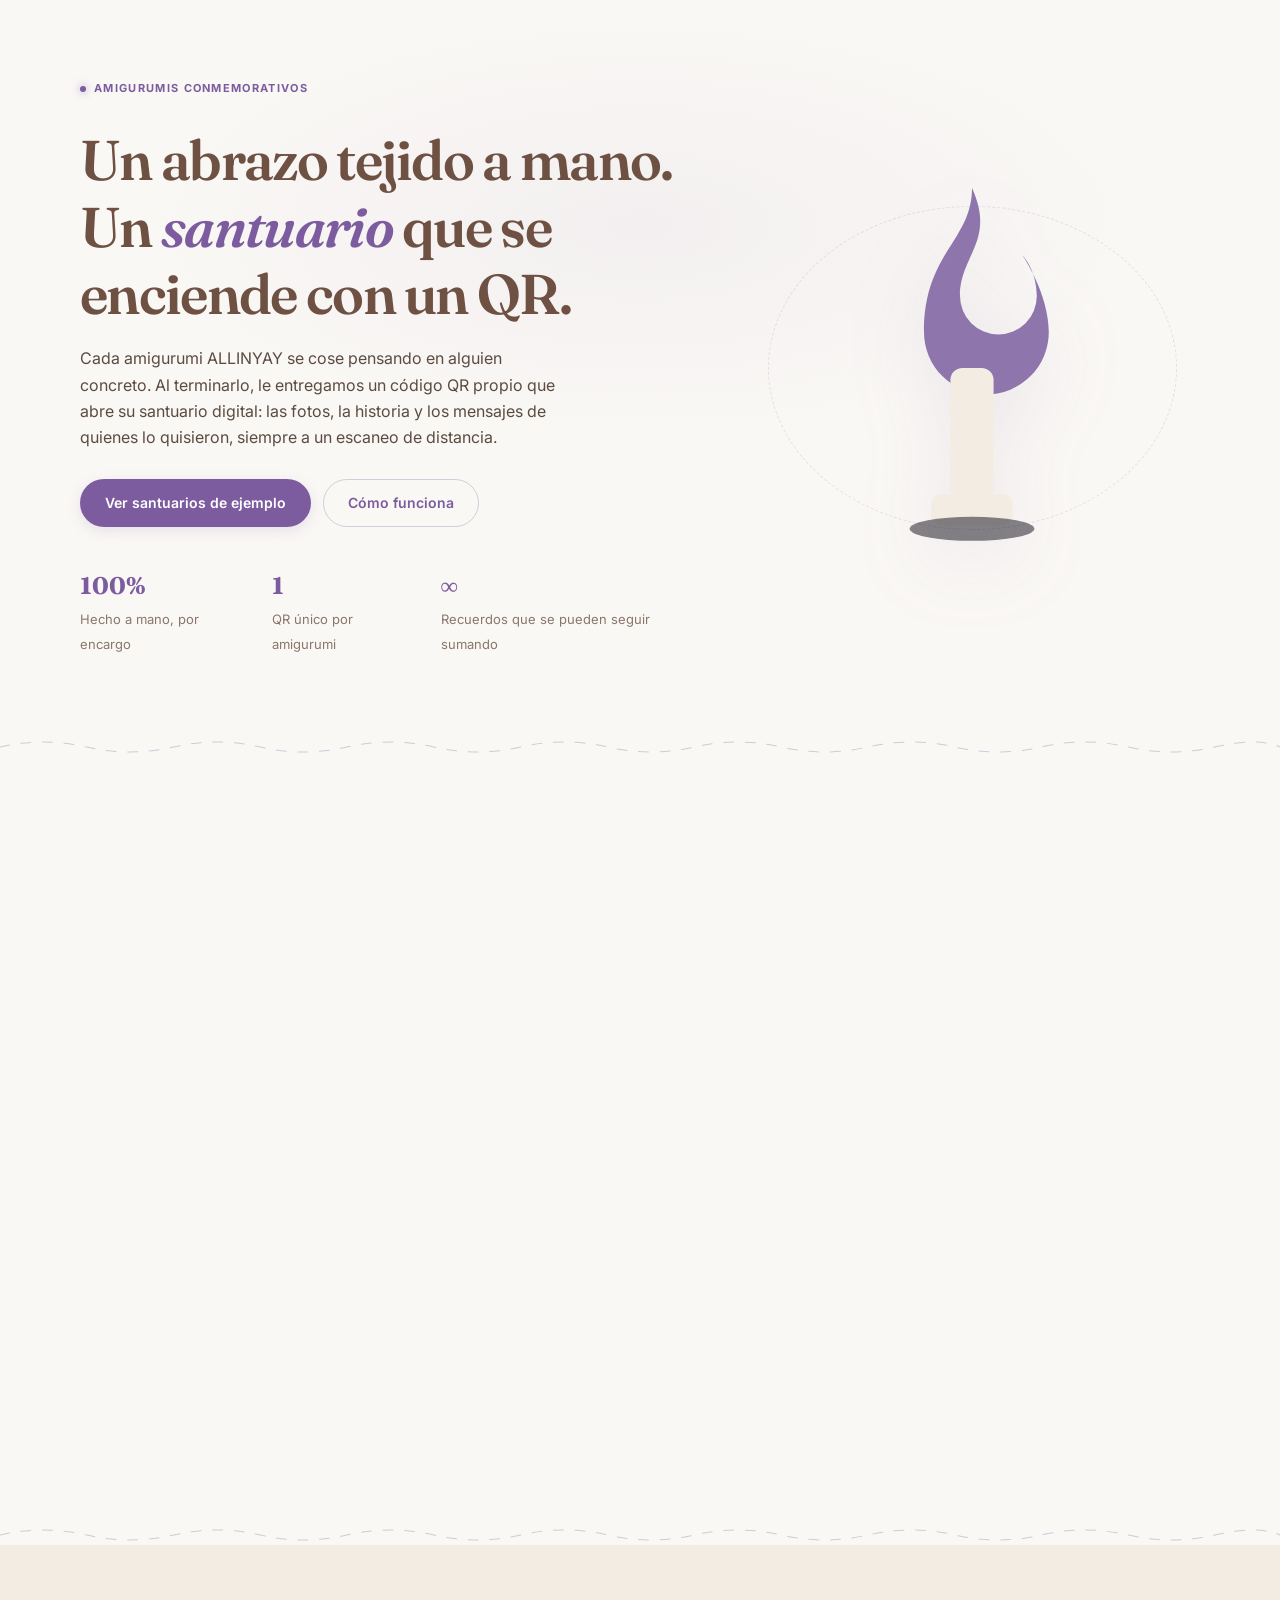
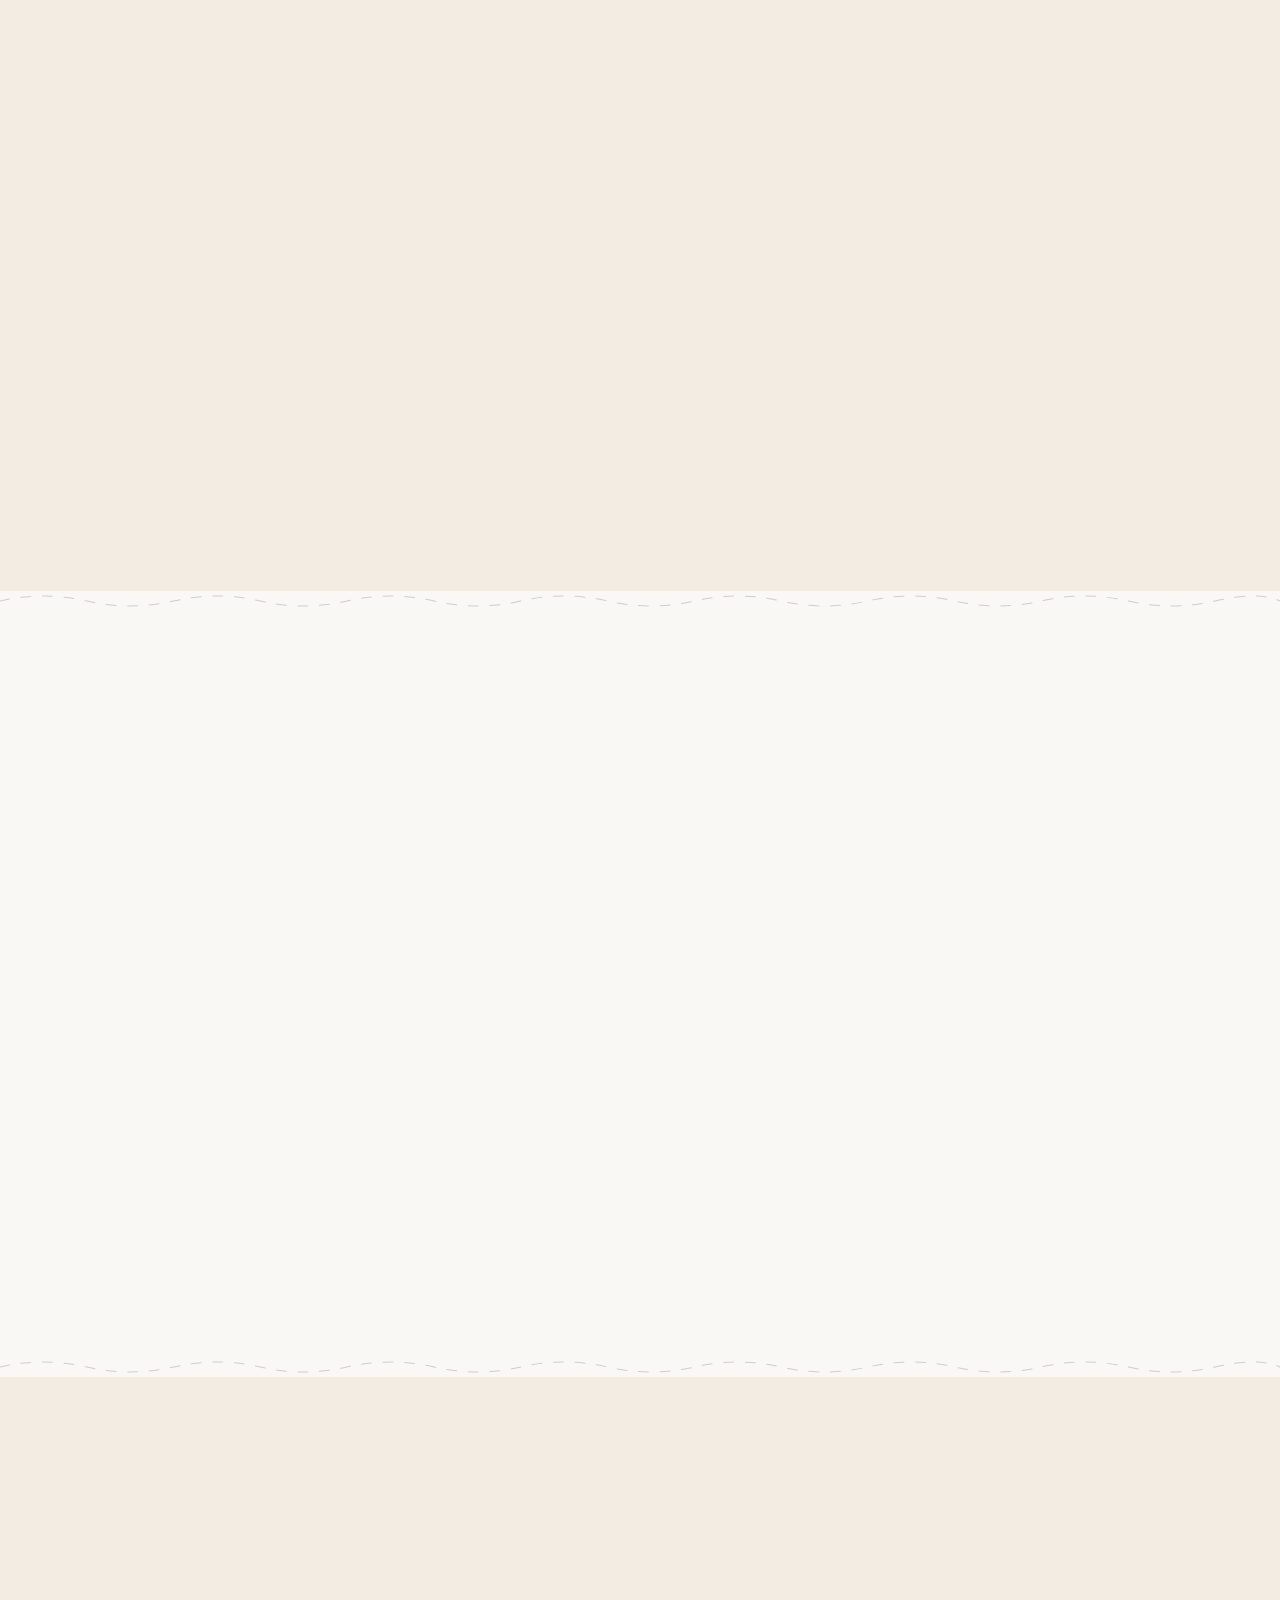
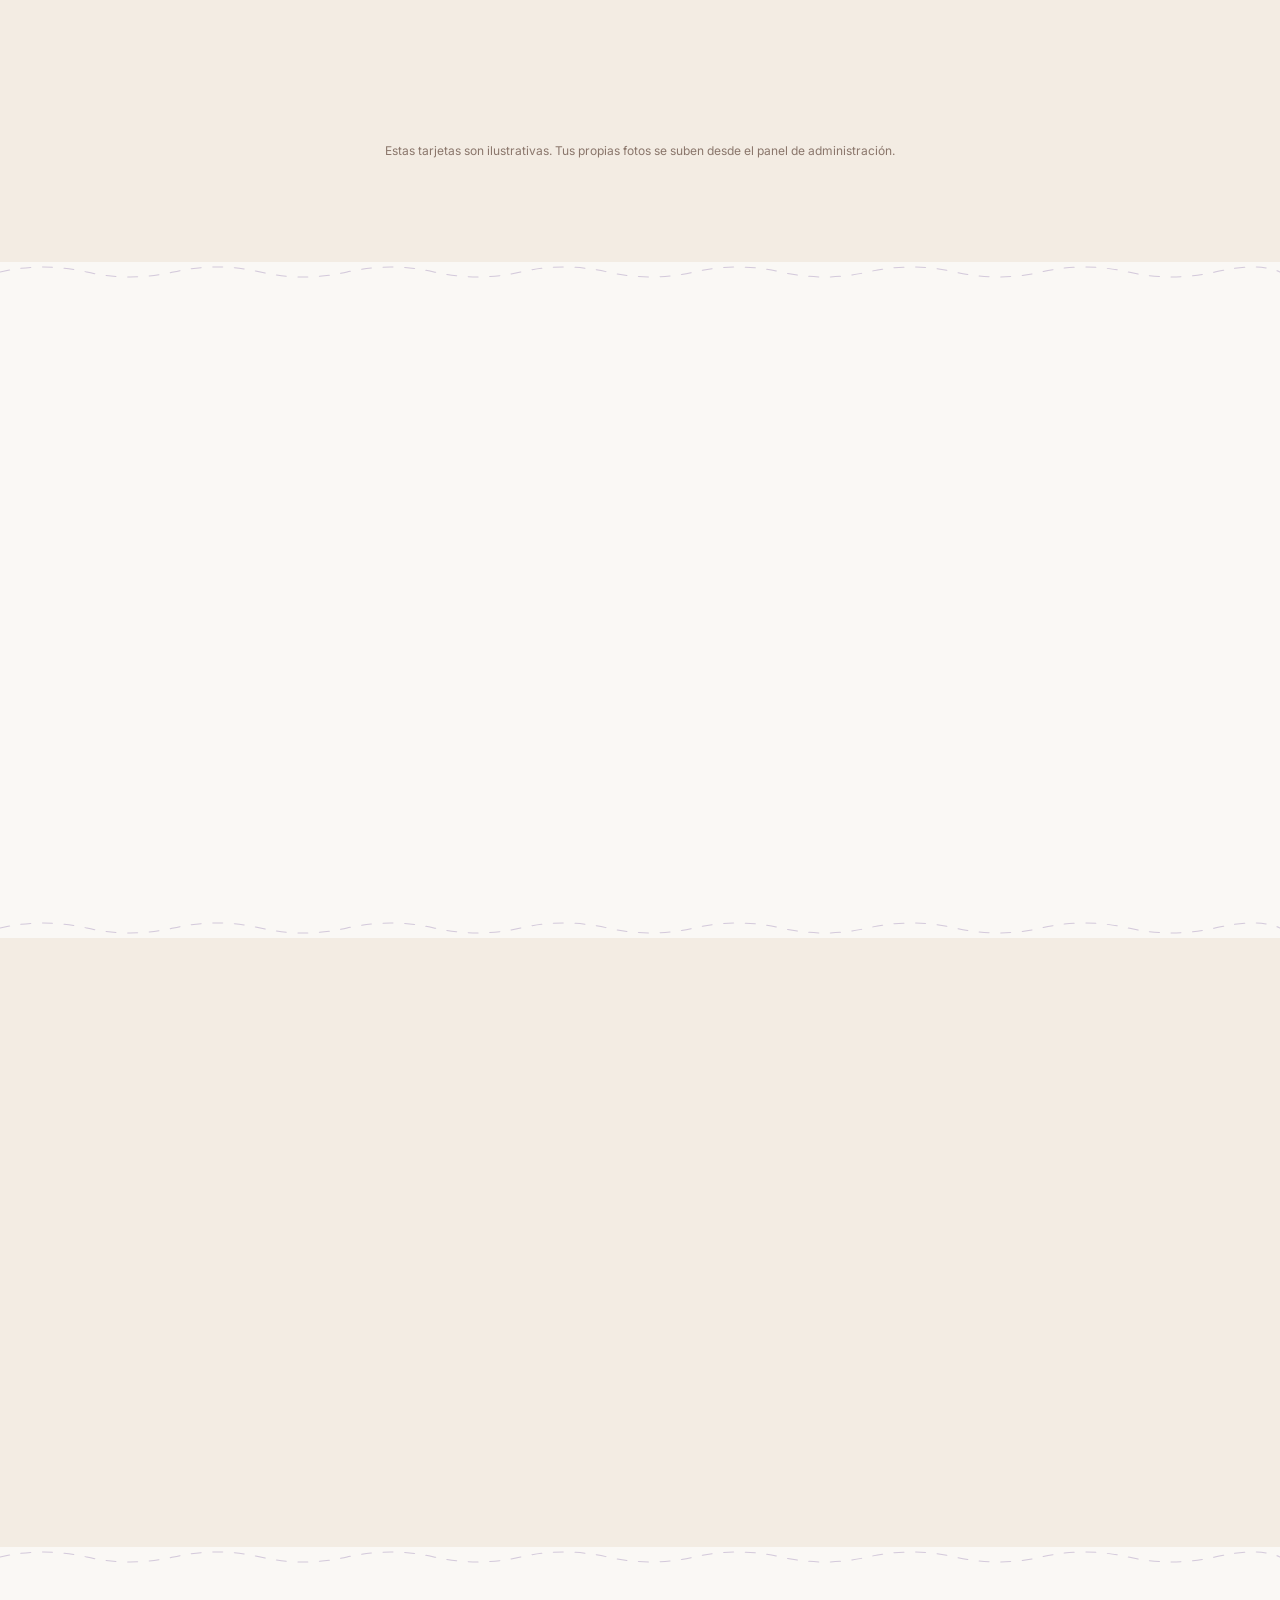
<file: index.html>
<!DOCTYPE html>
<html lang="es">
<head>
<meta charset="UTF-8" />
<meta name="viewport" content="width=device-width, initial-scale=1.0" />
<title>ALLINYAY · Santuarios digitales para amigurumis conmemorativos</title>
<meta name="description" content="Cada amigurumi ALLINYAY guarda un santuario digital propio: fotos, historia, mensajes y recuerdos, accesibles al instante con su código QR." />

<!-- Open Graph -->
<meta property="og:type" content="website" />
<meta property="og:site_name" content="ALLINYAY" />
<meta property="og:title" content="ALLINYAY · Santuarios digitales para amigurumis conmemorativos" />
<meta property="og:description" content="Un amigurumi hecho a mano y un código QR que guarda para siempre su historia, sus fotos y los mensajes de quienes lo recuerdan." />
<meta property="og:image" content="/assets/backgrounds/og-cover.jpg" />
<meta property="og:locale" content="es_PE" />

<!-- Twitter Card -->
<meta name="twitter:card" content="summary_large_image" />
<meta name="twitter:title" content="ALLINYAY · Santuarios digitales para amigurumis conmemorativos" />
<meta name="twitter:description" content="Cada amigurumi guarda un santuario digital único, activado con su código QR." />
<meta name="twitter:image" content="/assets/backgrounds/og-cover.jpg" />

<link rel="icon" type="image/svg+xml" href="/assets/icons/favicon.svg" />
<link rel="canonical" href="/index.html" />
<link rel="stylesheet" href="/css/style.css" />
<link rel="stylesheet" href="/css/animations.css" />

<script type="application/ld+json">
{
  "@context": "https://schema.org",
  "@type": "Organization",
  "name": "ALLINYAY Detalles",
  "description": "Amigurumis conmemorativos hechos a mano, cada uno con un santuario digital propio activado por código QR.",
  "url": "/index.html"
}
</script>
</head>
<body>

<header id="navbar"></header>

<main>

  <!-- ============================================================= HERO -->
  <section class="hero contenedor">
    <div class="hero-resplandor" aria-hidden="true"></div>
    <div class="hero-grid">
      <div>
        <div class="hero-kicker">
          <span class="ojo-brasa">Amigurumis conmemorativos</span>
        </div>
        <h1>Un abrazo tejido a mano.<br>Un <em>santuario</em> que se enciende con un QR.</h1>
        <p class="hero-copy">
          Cada amigurumi ALLINYAY se cose pensando en alguien concreto. Al terminarlo,
          le entregamos un código QR propio que abre su santuario digital: las fotos,
          la historia y los mensajes de quienes lo quisieron, siempre a un escaneo de distancia.
        </p>
        <div class="hero-acciones">
          <a href="#galeria" class="btn">Ver santuarios de ejemplo</a>
          <a href="#como-funciona" class="btn-ghost">Cómo funciona</a>
        </div>
        <div class="hero-metrica">
          <div><strong>100%</strong><span>Hecho a mano, por encargo</span></div>
          <div><strong>1</strong><span>QR único por amigurumi</span></div>
          <div><strong>&infin;</strong><span>Recuerdos que se pueden seguir sumando</span></div>
        </div>
      </div>

      <div class="hero-escena" aria-hidden="true">
        <div class="hero-anillo"></div>
        <svg class="hero-vela-grande" viewBox="0 0 200 300" xmlns="http://www.w3.org/2000/svg">
          <path class="flame-grande" d="M100 0c20 44-10 56-10 90a32 32 0 0 0 64 0c0-22-12-34-12-34s22 32 22 64a52 52 0 0 1-104 0c0-66 40-76 40-120z" fill="#e8c77e"/>
          <rect x="82" y="150" width="36" height="110" rx="10" fill="#d3a34e"/>
          <rect x="66" y="255" width="68" height="26" rx="9" fill="#a1793a"/>
          <ellipse cx="100" cy="284" rx="52" ry="10" fill="#0f0c19" opacity="0.5"/>
        </svg>
      </div>
    </div>
  </section>

  <svg class="hilvan" viewBox="0 0 1180 28" preserveAspectRatio="none" aria-hidden="true">
    <path d="M0 14 Q 40 0, 80 14 T 160 14 T 240 14 T 320 14 T 400 14 T 480 14 T 560 14 T 640 14 T 720 14 T 800 14 T 880 14 T 960 14 T 1040 14 T 1120 14 T 1180 14"/>
  </svg>

  <!-- ============================================================= HISTORIA -->
  <section class="seccion" id="historia">
    <div class="contenedor historia-grid">
      <div class="historia-marco revelar" aria-hidden="true">
        <svg viewBox="0 0 120 120" xmlns="http://www.w3.org/2000/svg">
          <circle cx="60" cy="42" r="26" fill="none" stroke="#d3a34e" stroke-width="1.4" opacity="0.5"/>
          <path d="M60 20c8 14-4 18-4 29a10 10 0 0 0 20 0c0-7-4-11-4-11s7 10 7 20a17 17 0 0 1-34 0c0-21 13-24 13-38z" fill="#e8c77e"/>
          <path d="M30 92c8-10 20-6 30-6s22-4 30 6" fill="none" stroke="#d3a34e" stroke-width="1.6" stroke-dasharray="4 6" stroke-linecap="round"/>
        </svg>
      </div>
      <div class="historia-texto revelar">
        <span class="ojo-brasa">Nuestra historia</span>
        <h2 class="titulo-seccion">Empezamos tejiendo un amigurumi para despedir a un gato.</h2>
        <p>
          ALLINYAY nació de un encargo pequeño: una familia quería algo para sostener
          en las manos después de perder a su mascota. Tejimos su retrato en lana y,
          sin proponérnoslo, entendimos que un objeto así necesita también un lugar
          donde vivan las fotos y las palabras que no caben en un peluche.
        </p>
        <p>
          Desde entonces, cada amigurumi que sale de nuestro taller lleva su propio
          código QR: la puerta a un santuario digital que la familia arma y sigue
          llenando con el tiempo, a su propio ritmo.
        </p>
      </div>
    </div>
  </section>

  <svg class="hilvan" viewBox="0 0 1180 28" preserveAspectRatio="none" aria-hidden="true">
    <path d="M0 14 Q 40 0, 80 14 T 160 14 T 240 14 T 320 14 T 400 14 T 480 14 T 560 14 T 640 14 T 720 14 T 800 14 T 880 14 T 960 14 T 1040 14 T 1120 14 T 1180 14"/>
  </svg>

  <!-- ============================================================= COMO FUNCIONA -->
  <section class="seccion seccion-alt" id="como-funciona">
    <div class="contenedor">
      <div class="cabecera-seccion centrada revelar">
        <span class="ojo-brasa">El proceso</span>
        <h2 class="titulo-seccion">De tu historia a un santuario que se escanea</h2>
        <p class="subtitulo-seccion">Cuatro pasos, sin apuros, pensados para que el resultado se sienta hecho a mano de principio a fin.</p>
      </div>
      <div class="proceso-lista revelar-escalonado revelar">
        <div class="proceso-paso tarjeta tarjeta-hilo">
          <span class="proceso-num">01</span>
          <h3>Cuéntanos la historia</h3>
          <p>Nos compartes fotos de referencia, el nombre y los detalles que hacen único a quien vas a recordar.</p>
        </div>
        <div class="proceso-paso tarjeta tarjeta-hilo">
          <span class="proceso-num">02</span>
          <h3>Tejemos el amigurumi</h3>
          <p>Nuestro taller lo cose a mano, cuidando cada detalle: color, textura y expresión.</p>
        </div>
        <div class="proceso-paso tarjeta tarjeta-hilo">
          <span class="proceso-num">03</span>
          <h3>Creamos el santuario</h3>
          <p>Armamos su página privada: portada, historia y espacio para fotos, videos y mensajes.</p>
        </div>
        <div class="proceso-paso tarjeta tarjeta-hilo">
          <span class="proceso-num">04</span>
          <h3>Escaneas el QR</h3>
          <p>El amigurumi llega con su código impreso, listo para abrir el santuario cuando quieras.</p>
        </div>
      </div>
    </div>
  </section>

  <svg class="hilvan" viewBox="0 0 1180 28" preserveAspectRatio="none" aria-hidden="true">
    <path d="M0 14 Q 40 0, 80 14 T 160 14 T 240 14 T 320 14 T 400 14 T 480 14 T 560 14 T 640 14 T 720 14 T 800 14 T 880 14 T 960 14 T 1040 14 T 1120 14 T 1180 14"/>
  </svg>

  <!-- ============================================================= BENEFICIOS -->
  <section class="seccion" id="beneficios">
    <div class="contenedor">
      <div class="cabecera-seccion revelar">
        <span class="ojo-brasa">Por qué un santuario digital</span>
        <h2 class="titulo-seccion">Un recuerdo que se puede seguir escribiendo</h2>
      </div>
      <div class="beneficios-lista revelar-escalonado revelar">
        <div class="beneficio tarjeta tarjeta-hilo">
          <div class="beneficio-icono"><svg width="20" height="20" viewBox="0 0 24 24" fill="none" stroke="currentColor" stroke-width="1.6"><rect x="3" y="7" width="18" height="14" rx="2"/><path d="M7 7V5a2 2 0 0 1 2-2h6a2 2 0 0 1 2 2v2"/></svg></div>
          <h3>Siempre a mano</h3>
          <p>Un escaneo del QR y el santuario abre en cualquier teléfono, sin apps ni cuentas.</p>
        </div>
        <div class="beneficio tarjeta tarjeta-hilo">
          <div class="beneficio-icono"><svg width="20" height="20" viewBox="0 0 24 24" fill="none" stroke="currentColor" stroke-width="1.6"><path d="M12 21s-7-4.5-9.5-9A5.5 5.5 0 0 1 12 6a5.5 5.5 0 0 1 9.5 6c-2.5 4.5-9.5 9-9.5 9z"/></svg></div>
          <h3>Se sigue llenando</h3>
          <p>Familia y amigos pueden dejar fotos y mensajes propios cuando el santuario lo permite.</p>
        </div>
        <div class="beneficio tarjeta tarjeta-hilo">
          <div class="beneficio-icono"><svg width="20" height="20" viewBox="0 0 24 24" fill="none" stroke="currentColor" stroke-width="1.6"><rect x="4" y="4" width="16" height="16" rx="3"/><path d="M8 12h8M12 8v8"/></svg></div>
          <h3>Se ve como quieres</h3>
          <p>Colores, tipografía y plantilla se ajustan a lo que mejor represente ese recuerdo.</p>
        </div>
        <div class="beneficio tarjeta tarjeta-hilo">
          <div class="beneficio-icono"><svg width="20" height="20" viewBox="0 0 24 24" fill="none" stroke="currentColor" stroke-width="1.6"><path d="M3 12l2-2 4 4 10-10 2 2-12 12z"/></svg></div>
          <h3>Solo lo que tú apruebas</h3>
          <p>Cada mensaje o foto de un visitante pasa primero por tu moderación antes de publicarse.</p>
        </div>
        <div class="beneficio tarjeta tarjeta-hilo">
          <div class="beneficio-icono"><svg width="20" height="20" viewBox="0 0 24 24" fill="none" stroke="currentColor" stroke-width="1.6"><path d="M12 2v4M12 18v4M4.9 4.9l2.8 2.8M16.3 16.3l2.8 2.8M2 12h4M18 12h4M4.9 19.1l2.8-2.8M16.3 7.7l2.8-2.8"/></svg></div>
          <h3>Sin apuros</h3>
          <p>El santuario queda guardado; puedes editarlo, ampliarlo o revisarlo cuando quieras.</p>
        </div>
        <div class="beneficio tarjeta tarjeta-hilo">
          <div class="beneficio-icono"><svg width="20" height="20" viewBox="0 0 24 24" fill="none" stroke="currentColor" stroke-width="1.6"><path d="M12 3l2.5 5.5L20 9l-4.5 4L17 19l-5-3-5 3 1.5-6L4 9l5.5-.5z"/></svg></div>
          <h3>Hecho para durar</h3>
          <p>Tus fotos y videos quedan a salvo, organizados por santuario, sin límite de tiempo.</p>
        </div>
      </div>
    </div>
  </section>

  <svg class="hilvan" viewBox="0 0 1180 28" preserveAspectRatio="none" aria-hidden="true">
    <path d="M0 14 Q 40 0, 80 14 T 160 14 T 240 14 T 320 14 T 400 14 T 480 14 T 560 14 T 640 14 T 720 14 T 800 14 T 880 14 T 960 14 T 1040 14 T 1120 14 T 1180 14"/>
  </svg>

  <!-- ============================================================= GALERIA -->
  <section class="seccion seccion-alt" id="galeria">
    <div class="contenedor">
      <div class="cabecera-seccion centrada revelar">
        <span class="ojo-brasa">Galería</span>
        <h2 class="titulo-seccion">Algunos santuarios de nuestros clientes</h2>
        <p class="subtitulo-seccion">Cada tarjeta abre a un amigurumi distinto — un adelanto de cómo se ve un santuario ya armado.</p>
      </div>
      <div id="galeriaContenedor" class="galeria-masonry revelar"></div>
      <p class="galeria-nota">Estas tarjetas son ilustrativas. Tus propias fotos se suben desde el panel de administración.</p>
    </div>
  </section>

  <svg class="hilvan" viewBox="0 0 1180 28" preserveAspectRatio="none" aria-hidden="true">
    <path d="M0 14 Q 40 0, 80 14 T 160 14 T 240 14 T 320 14 T 400 14 T 480 14 T 560 14 T 640 14 T 720 14 T 800 14 T 880 14 T 960 14 T 1040 14 T 1120 14 T 1180 14"/>
  </svg>

  <!-- ============================================================= TESTIMONIOS -->
  <section class="seccion" id="testimonios">
    <div class="contenedor">
      <div class="cabecera-seccion revelar">
        <span class="ojo-brasa">Testimonios</span>
        <h2 class="titulo-seccion">Lo que cuentan quienes ya tienen su santuario</h2>
      </div>
      <div class="testimonios-pista revelar">
        <blockquote class="testimonio tarjeta tarjeta-hilo">
          <p class="testimonio-cita">"El amigurumi de mi perro llegó con un QR y ahí subí todas sus fotos. Cada vez que lo escaneo se siente como abrir un álbum que sigue creciendo."</p>
          <footer class="testimonio-quien">
            <span class="testimonio-avatar">M</span>
            <div><strong>Micaela R.</strong><span>Santuario para Toby</span></div>
          </footer>
        </blockquote>
        <blockquote class="testimonio tarjeta tarjeta-hilo">
          <p class="testimonio-cita">"Le regalamos el santuario a mi abuela para que la familia dejara mensajes ahí. Nadie tuvo que instalar nada, solo escanear."</p>
          <footer class="testimonio-quien">
            <span class="testimonio-avatar">J</span>
            <div><strong>Jorge P.</strong><span>Santuario familiar</span></div>
          </footer>
        </blockquote>
        <blockquote class="testimonio tarjeta tarjeta-hilo">
          <p class="testimonio-cita">"Pedí que los colores fueran los que a ella le gustaban. El resultado se siente hecho para nosotros, no una plantilla genérica."</p>
          <footer class="testimonio-quien">
            <span class="testimonio-avatar">D</span>
            <div><strong>Daniela S.</strong><span>Santuario personalizado</span></div>
          </footer>
        </blockquote>
      </div>
    </div>
  </section>

  <svg class="hilvan" viewBox="0 0 1180 28" preserveAspectRatio="none" aria-hidden="true">
    <path d="M0 14 Q 40 0, 80 14 T 160 14 T 240 14 T 320 14 T 400 14 T 480 14 T 560 14 T 640 14 T 720 14 T 800 14 T 880 14 T 960 14 T 1040 14 T 1120 14 T 1180 14"/>
  </svg>

  <!-- ============================================================= FAQ -->
  <section class="seccion seccion-alt" id="faq">
    <div class="contenedor">
      <div class="cabecera-seccion centrada revelar">
        <span class="ojo-brasa">Preguntas frecuentes</span>
        <h2 class="titulo-seccion">Antes de encargar tu amigurumi</h2>
      </div>
      <div class="faq-lista revelar">
        <div class="faq-item tarjeta tarjeta-hilo" data-abierto="false">
          <button class="faq-pregunta" aria-expanded="false">¿Cuánto tarda en llegar mi amigurumi?<span class="faq-mas" aria-hidden="true"></span></button>
          <div class="faq-respuesta"><p>El tiempo de taller varía según el detalle del encargo; te confirmamos una fecha estimada apenas recibimos tus referencias.</p></div>
        </div>
        <div class="faq-item tarjeta tarjeta-hilo" data-abierto="false">
          <button class="faq-pregunta" aria-expanded="false">¿Necesito una cuenta para ver el santuario?<span class="faq-mas" aria-hidden="true"></span></button>
          <div class="faq-respuesta"><p>No. Cualquiera con el enlace o el código QR puede visitarlo. Solo tú, como administrador, necesitas iniciar sesión para editarlo.</p></div>
        </div>
        <div class="faq-item tarjeta tarjeta-hilo" data-abierto="false">
          <button class="faq-pregunta" aria-expanded="false">¿Puedo elegir quién deja mensajes?<span class="faq-mas" aria-hidden="true"></span></button>
          <div class="faq-respuesta"><p>Sí. Puedes activar o desactivar los comentarios de visitantes en cualquier momento, y cada mensaje pasa por tu aprobación.</p></div>
        </div>
        <div class="faq-item tarjeta tarjeta-hilo" data-abierto="false">
          <button class="faq-pregunta" aria-expanded="false">¿Qué pasa si pierdo el QR?<span class="faq-mas" aria-hidden="true"></span></button>
          <div class="faq-respuesta"><p>El santuario no depende del papel: puedes volver a descargar o compartir el mismo QR desde tu panel cuando quieras.</p></div>
        </div>
      </div>
    </div>
  </section>

  <svg class="hilvan" viewBox="0 0 1180 28" preserveAspectRatio="none" aria-hidden="true">
    <path d="M0 14 Q 40 0, 80 14 T 160 14 T 240 14 T 320 14 T 400 14 T 480 14 T 560 14 T 640 14 T 720 14 T 800 14 T 880 14 T 960 14 T 1040 14 T 1120 14 T 1180 14"/>
  </svg>

  <!-- ============================================================= CONTACTO -->
  <section class="seccion" id="contacto">
    <div class="contenedor contacto-grid">
      <div class="contacto-info revelar">
        <span class="ojo-brasa">Contacto</span>
        <h3>Cuéntanos qué recuerdo quieres tejer</h3>
        <p>Respondemos por correo con el detalle del proceso, tiempos y precios según lo que nos cuentes.</p>
        <div class="contacto-dato">
          <svg width="16" height="16" viewBox="0 0 24 24" fill="none" stroke="#e8c77e" stroke-width="1.8"><path d="M3 6l9 7 9-7"/><rect x="3" y="5" width="18" height="14" rx="2"/></svg>
          <span id="contactoEmail">hola@allinyay.com</span>
        </div>
      </div>
      <form class="contacto-form tarjeta tarjeta-hilo revelar" id="formContacto">
        <div class="campo">
          <label for="ctNombre">Nombre</label>
          <input id="ctNombre" name="nombre" type="text" placeholder="Tu nombre" required />
        </div>
        <div class="campo">
          <label for="ctCorreo">Correo</label>
          <input id="ctCorreo" name="correo" type="email" placeholder="tu@correo.com" required />
        </div>
        <div class="campo">
          <label for="ctMensaje">Mensaje</label>
          <textarea id="ctMensaje" name="mensaje" rows="4" placeholder="Cuéntanos a quién quieres recordar…" required></textarea>
        </div>
        <button type="submit" class="btn btn-block">Enviar mensaje</button>
      </form>
    </div>
  </section>

</main>

<footer id="footer"></footer>

<script type="module" src="/js/app.js"></script>
</body>
</html>
</file>
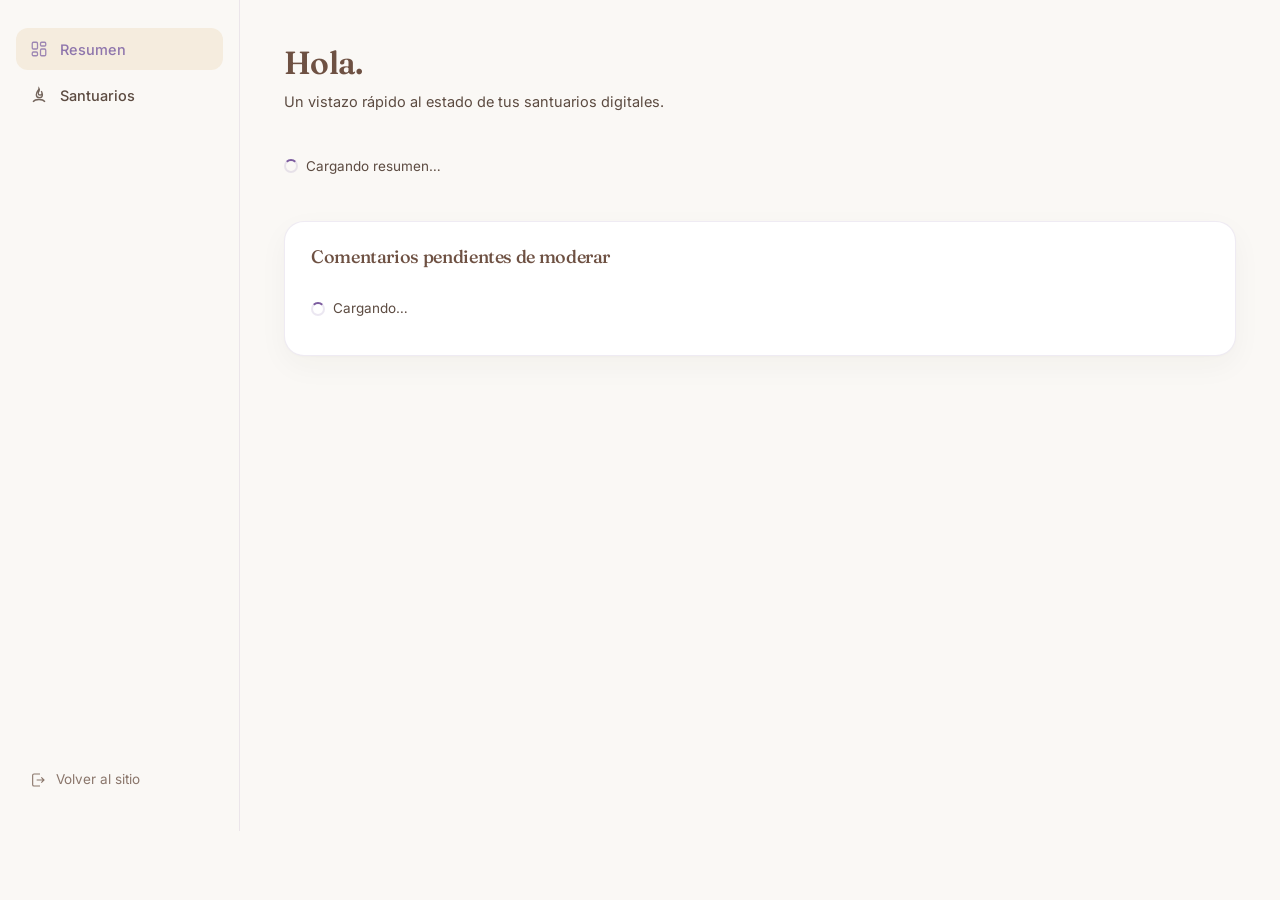
<file: dashboard.html>
<!DOCTYPE html>
<html lang="es">
<head>
<meta charset="UTF-8" />
<meta name="viewport" content="width=device-width, initial-scale=1.0" />
<title>Panel · ALLINYAY</title>
<meta name="robots" content="noindex, nofollow" />
<link rel="icon" type="image/svg+xml" href="/assets/icons/favicon.svg" />
<link rel="stylesheet" href="/css/style.css" />
<link rel="stylesheet" href="/css/animations.css" />
<link rel="stylesheet" href="/css/dashboard.css" />
<link rel="stylesheet" href="/css/admin.css" />
</head>
<body class="cuerpo-dashboard">

<header id="navbar"></header>

<div class="dash-shell">

  <!-- ===================================================================== SIDEBAR -->
  <aside class="dash-sidebar">
    <nav class="dash-nav" aria-label="Secciones del panel">
      <button class="dash-nav-item dash-nav-activo" data-vista="resumen" type="button">
        <svg width="18" height="18" viewBox="0 0 24 24" fill="none" stroke="currentColor" stroke-width="1.7"><rect x="3" y="3" width="7" height="9" rx="1.5"/><rect x="14" y="3" width="7" height="5" rx="1.5"/><rect x="14" y="12" width="7" height="9" rx="1.5"/><rect x="3" y="16" width="7" height="5" rx="1.5"/></svg>
        Resumen
      </button>
      <button class="dash-nav-item" data-vista="santuarios" type="button">
        <svg width="18" height="18" viewBox="0 0 24 24" fill="none" stroke="currentColor" stroke-width="1.7"><path d="M12 3c2 3-1 4-1 6.5a2.5 2.5 0 0 0 5 0c0-1.5-1-2.5-1-2.5s1.6 2.2 1.6 4.5a4.1 4.1 0 0 1-8.2 0c0-4.7 3.6-5.3 3.6-8.5z"/><path d="M4 21c1.6-2 4-3 8-3s6.4 1 8 3"/></svg>
        Santuarios
      </button>
    </nav>
    <a class="dash-nav-salir" href="/index.html">
      <svg width="16" height="16" viewBox="0 0 24 24" fill="none" stroke="currentColor" stroke-width="1.7"><path d="M15 3H6a2 2 0 0 0-2 2v14a2 2 0 0 0 2 2h9M10 12h11M17 8l4 4-4 4"/></svg>
      Volver al sitio
    </a>
  </aside>

  <main class="dash-main">

    <!-- ===================================================================== VISTA: RESUMEN -->
    <section id="vistaResumen" class="dash-vista dash-vista-activa">
      <div class="dash-cabecera">
        <h1>Hola<span id="saludoNombre">.</span></h1>
        <p>Un vistazo rápido al estado de tus santuarios digitales.</p>
      </div>

      <div class="dash-stats-grid" id="statsGrid">
        <div class="loading-row"><span class="spin"></span> Cargando resumen…</div>
      </div>

      <div class="dash-panel tarjeta">
        <div class="dash-panel-cabecera">
          <h2>Comentarios pendientes de moderar</h2>
        </div>
        <div id="pendientesLista">
          <div class="loading-row"><span class="spin"></span> Cargando…</div>
        </div>
      </div>
    </section>

    <!-- ===================================================================== VISTA: SANTUARIOS -->
    <section id="vistaSantuarios" class="dash-vista">
      <div class="dash-cabecera dash-cabecera-accion">
        <div>
          <h1>Tus santuarios</h1>
          <p>Crea, edita y administra cada santuario digital.</p>
        </div>
        <button class="btn" id="btnNuevoSantuario" type="button">+ Nuevo santuario</button>
      </div>

      <div class="dash-filtros">
        <div class="dash-buscador">
          <svg width="16" height="16" viewBox="0 0 24 24" fill="none" stroke="currentColor" stroke-width="1.8"><circle cx="11" cy="11" r="7"/><path d="m21 21-4.3-4.3"/></svg>
          <input type="search" id="buscarSantuario" placeholder="Buscar por nombre…" />
        </div>
        <select id="filtroEstado">
          <option value="">Todos los estados</option>
          <option value="activo">Activos</option>
          <option value="borrador">Borradores</option>
          <option value="archivado">Archivados</option>
        </select>
      </div>

      <div class="dash-santuarios-grid" id="santuariosGrid">
        <div class="loading-row"><span class="spin"></span> Cargando santuarios…</div>
      </div>
    </section>

    <!-- ===================================================================== VISTA: EDITOR -->
    <section id="vistaEditor" class="dash-vista">
      <button class="dash-volver" id="btnVolverLista" type="button">&larr; Volver a santuarios</button>

      <div class="editor-cabecera">
        <div>
          <h1 id="editorTitulo">Nuevo santuario</h1>
          <p id="editorSlug" class="editor-slug"></p>
        </div>
        <div class="editor-acciones">
          <span class="badge" id="editorEstadoBadge">borrador</span>
          <a class="btn-ghost" id="btnVerPublico" href="#" target="_blank" rel="noopener">Ver santuario ↗</a>
        </div>
      </div>

      <div class="editor-tabs" role="tablist">
        <button class="editor-tab editor-tab-activo" data-tab="contenido" type="button" role="tab" aria-selected="true">Contenido</button>
        <button class="editor-tab" data-tab="multimedia" type="button" role="tab" aria-selected="false">Multimedia</button>
        <button class="editor-tab" data-tab="comentarios" type="button" role="tab" aria-selected="false">Comentarios</button>
        <button class="editor-tab" data-tab="qr" type="button" role="tab" aria-selected="false">QR &amp; estadísticas</button>
      </div>

      <!-- ------------------------------------------------------------- TAB: CONTENIDO -->
      <div class="editor-panel" data-panel="contenido">
        <form id="formContenido" class="editor-form">
          <div class="editor-form-grid">

            <div class="campo campo-ancho">
              <label for="cNombre">Nombre</label>
              <input id="cNombre" name="nombre" type="text" placeholder="Ej: Toby, Abuela Rosa…" required />
            </div>

            <div class="campo campo-ancho">
              <label for="cHistoria">Historia</label>
              <textarea id="cHistoria" name="historia" rows="5" placeholder="Cuenta la historia que este santuario va a guardar…"></textarea>
            </div>

            <div class="campo">
              <label for="cFecha">Fecha de conmemoración</label>
              <input id="cFecha" name="fecha_conmemoracion" type="text" placeholder="Ej: 2014 – 2024" />
            </div>

            <div class="campo">
              <label for="cCuidadoPor">Cuidado por</label>
              <input id="cCuidadoPor" name="cuidado_por" type="text" placeholder="Ej: Familia Ramírez" />
            </div>

            <div class="campo">
              <label for="cTipografia">Tipografía</label>
              <select id="cTipografia" name="tipografia">
                <option value="Fraunces">Fraunces (clásica, serif)</option>
                <option value="Playfair Display">Playfair Display (elegante)</option>
                <option value="Cormorant Garamond">Cormorant Garamond (suave)</option>
                <option value="Lora">Lora (contemporánea)</option>
              </select>
            </div>

            <div class="campo">
              <label for="cPlantilla">Plantilla</label>
              <select id="cPlantilla" name="plantilla">
                <option value="clasico">Clásico</option>
                <option value="floral">Floral</option>
                <option value="minimal">Minimal</option>
              </select>
            </div>

            <div class="campo">
              <label for="cColorPrimario">Color principal</label>
              <div class="campo-color">
                <input type="color" id="cColorPrimario" name="color_primario_picker" value="#d3a34e" />
                <input type="text" id="cColorPrimarioTexto" maxlength="7" placeholder="#d3a34e" />
              </div>
            </div>

            <div class="campo">
              <label for="cColorFondo">Color de fondo</label>
              <div class="campo-color">
                <input type="color" id="cColorFondo" name="color_fondo_picker" value="#130f1e" />
                <input type="text" id="cColorFondoTexto" maxlength="7" placeholder="#130f1e" />
              </div>
            </div>

            <div class="campo">
              <label for="cLat">Latitud del mapa (opcional)</label>
              <input id="cLat" name="mapa_lat" type="number" step="0.000001" placeholder="Ej: -12.046374" />
            </div>

            <div class="campo">
              <label for="cLng">Longitud del mapa (opcional)</label>
              <input id="cLng" name="mapa_lng" type="number" step="0.000001" placeholder="Ej: -77.042793" />
            </div>

            <div class="campo">
              <label for="cEstado">Estado</label>
              <select id="cEstado" name="estado">
                <option value="borrador">Borrador (solo tú lo ves)</option>
                <option value="activo">Activo</option>
                <option value="archivado">Archivado</option>
              </select>
            </div>

            <div class="campo campo-switch-wrap">
              <label class="campo-switch">
                <input type="checkbox" id="cPublicado" name="publicado" />
                <span class="switch-visual"></span>
                <span>Publicado (visible para quien tenga el enlace o el QR)</span>
              </label>
            </div>

            <div class="campo campo-switch-wrap campo-ancho">
              <label class="campo-switch">
                <input type="checkbox" id="cComentarios" name="comentarios_activos" />
                <span class="switch-visual"></span>
                <span>Permitir que los visitantes dejen mensajes y fotos</span>
              </label>
            </div>

          </div>

          <div class="editor-form-acciones">
            <button type="submit" class="btn" id="btnGuardarContenido">Guardar cambios</button>
            <span class="editor-guardado" id="editorGuardadoTexto"></span>
          </div>
        </form>
      </div>

      <!-- ------------------------------------------------------------- TAB: MULTIMEDIA -->
      <div class="editor-panel" data-panel="multimedia" hidden>

        <div class="multimedia-portadas">
          <div class="uploader-slot">
            <h3>Portada</h3>
            <p>Imagen ancha, se muestra arriba del santuario.</p>
            <div class="uploader-caja" id="uploaderPortada" data-destino="cover" data-campo="portada_url">
              <div class="uploader-vacio">
                <svg width="26" height="26" viewBox="0 0 24 24" fill="none" stroke="currentColor" stroke-width="1.6"><rect x="3" y="5" width="18" height="14" rx="2"/><circle cx="9" cy="10" r="1.6"/><path d="m21 16-5.5-5-4 4L9 13l-6 6"/></svg>
                <span>Arrastra una imagen o haz clic</span>
              </div>
              <img class="uploader-preview" hidden alt="Vista previa de la portada" />
              <input type="file" accept="image/*" hidden />
            </div>
          </div>

          <div class="uploader-slot">
            <h3>Foto principal</h3>
            <p>El retrato central del amigurumi o la persona/mascota.</p>
            <div class="uploader-caja uploader-caja-redonda" id="uploaderPrincipal" data-destino="cover" data-campo="foto_principal_url">
              <div class="uploader-vacio">
                <svg width="26" height="26" viewBox="0 0 24 24" fill="none" stroke="currentColor" stroke-width="1.6"><circle cx="12" cy="8" r="4"/><path d="M4 21c1.8-4 5-6 8-6s6.2 2 8 6"/></svg>
                <span>Arrastra una foto o haz clic</span>
              </div>
              <img class="uploader-preview" hidden alt="Vista previa de la foto principal" />
              <input type="file" accept="image/*" hidden />
            </div>
          </div>
        </div>

        <div class="dash-panel-cabecera multimedia-galeria-cabecera">
          <h2>Galería de recuerdos</h2>
          <div class="multimedia-galeria-acciones">
            <button class="btn-ghost" id="btnSubirRecuerdo" type="button">+ Subir foto / video / audio</button>
            <button class="btn-ghost" id="btnAgregarFrase" type="button">+ Frase o evento</button>
          </div>
          <input type="file" id="inputRecuerdoArchivo" accept="image/*,video/*,audio/*" hidden />
        </div>

        <div class="recuerdos-grid" id="recuerdosGrid">
          <div class="loading-row"><span class="spin"></span> Cargando galería…</div>
        </div>
      </div>

      <!-- ------------------------------------------------------------- TAB: COMENTARIOS -->
      <div class="editor-panel" data-panel="comentarios" hidden>
        <div class="dash-panel-cabecera">
          <h2>Mensajes de visitantes</h2>
          <p>Aprueba, oculta o elimina lo que dejan quienes visitan este santuario.</p>
        </div>
        <div class="comentarios-lista" id="comentariosLista">
          <div class="loading-row"><span class="spin"></span> Cargando comentarios…</div>
        </div>
      </div>

      <!-- ------------------------------------------------------------- TAB: QR -->
      <div class="editor-panel" data-panel="qr" hidden>
        <div class="qr-layout">
          <div class="qr-tarjeta tarjeta tarjeta-hilo">
            <div id="qrDibujo" class="qr-dibujo"></div>
            <p class="qr-url" id="qrUrlTexto"></p>
            <div class="qr-acciones">
              <button class="btn-ghost" id="btnCopiarLink" type="button">Copiar enlace</button>
              <button class="btn-ghost" id="btnDescargarPng" type="button">Descargar PNG</button>
              <button class="btn-ghost" id="btnDescargarSvg" type="button">Descargar SVG</button>
              <button class="btn" id="btnCompartirQr" type="button">Compartir</button>
            </div>
          </div>
          <div class="qr-stats tarjeta tarjeta-hilo">
            <h3>Estadísticas</h3>
            <div class="qr-stat-fila">
              <span>Veces escaneado</span>
              <strong id="qrVecesEscaneado">0</strong>
            </div>
            <div class="qr-stat-fila">
              <span>Visitas totales</span>
              <strong id="qrVisitasTotal">0</strong>
            </div>
            <div class="qr-stat-fila">
              <span>Mensajes recibidos</span>
              <strong id="qrComentariosTotal">0</strong>
            </div>
            <h4>Últimos 7 días</h4>
            <div class="mini-chart" id="miniChart"></div>
          </div>
        </div>
      </div>

    </section>

  </main>
</div>

<script type="module" src="/js/dashboard.js"></script>
</body>
</html>
</file>
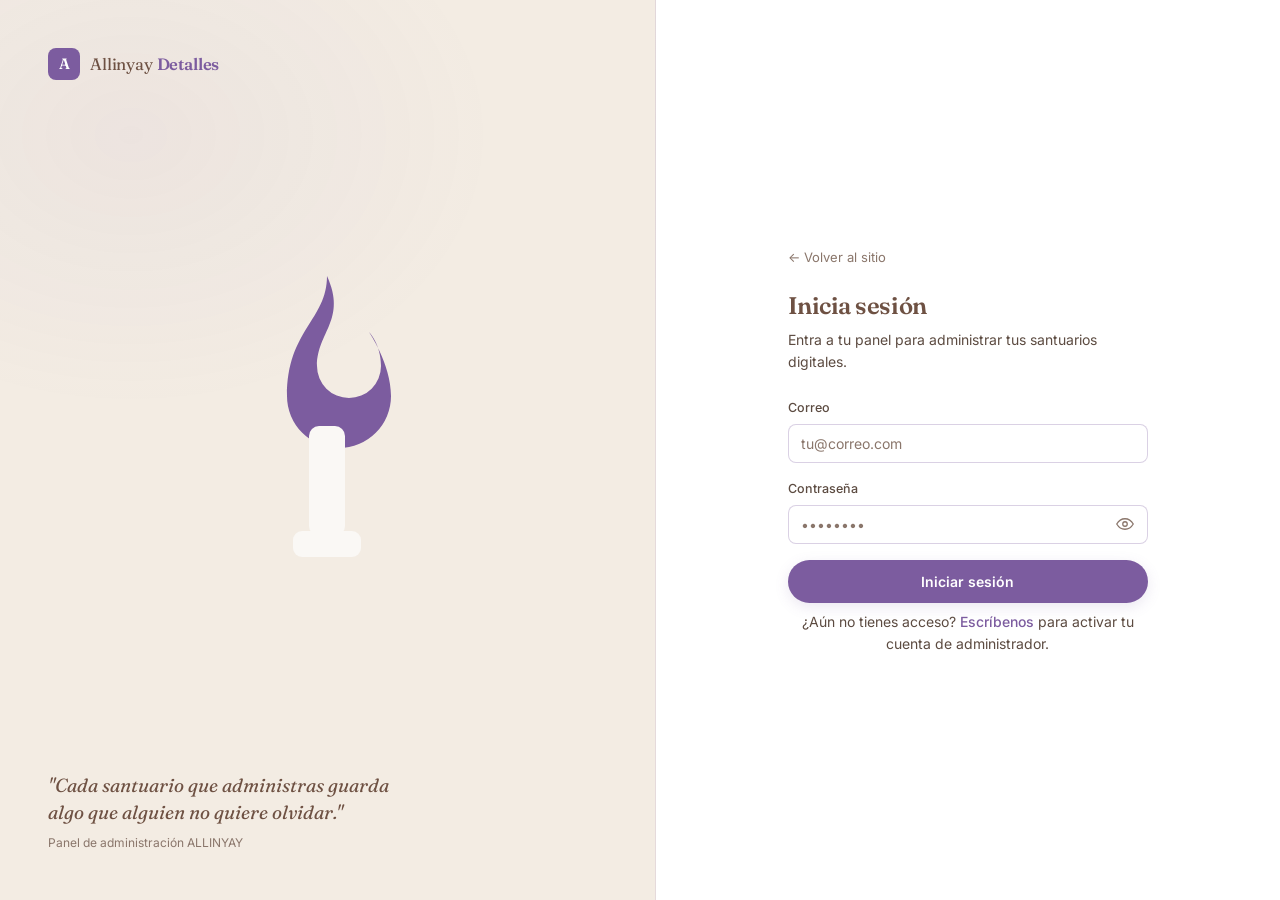
<file: login.html>
<!DOCTYPE html>
<html lang="es">
<head>
<meta charset="UTF-8" />
<meta name="viewport" content="width=device-width, initial-scale=1.0" />
<title>Iniciar sesión · ALLINYAY</title>
<meta name="description" content="Accede a tu panel de administración de santuarios digitales ALLINYAY." />
<meta name="robots" content="noindex, nofollow" />
<link rel="icon" type="image/svg+xml" href="/assets/icons/favicon.svg" />
<link rel="stylesheet" href="/css/style.css" />
<link rel="stylesheet" href="/css/animations.css" />
</head>
<body>

<div class="auth-pantalla">

  <!-- Panel de marca (se oculta en móvil) -->
  <aside class="auth-panel" aria-hidden="true">
    <a class="brand" href="/index.html">
      <div class="brand-mark">A</div>
      <div class="brand-name">Allinyay <b>Detalles</b></div>
    </a>
    <svg class="auth-panel-vela" viewBox="0 0 200 300" xmlns="http://www.w3.org/2000/svg">
      <path class="flame-grande" d="M100 0c20 44-10 56-10 90a32 32 0 0 0 64 0c0-22-12-34-12-34s22 32 22 64a52 52 0 0 1-104 0c0-66 40-76 40-120z" fill="#e8c77e"/>
      <rect x="82" y="150" width="36" height="110" rx="10" fill="#d3a34e"/>
      <rect x="66" y="255" width="68" height="26" rx="9" fill="#a1793a"/>
    </svg>
    <p class="auth-panel-cita">
      "Cada santuario que administras guarda algo que alguien no quiere olvidar."
      <span>Panel de administración ALLINYAY</span>
    </p>
  </aside>

  <!-- Formulario -->
  <div class="auth-form-lado">
    <div class="auth-form-wrap">
      <a class="auth-volver" href="/index.html">&larr; Volver al sitio</a>
      <h1>Inicia sesión</h1>
      <p>Entra a tu panel para administrar tus santuarios digitales.</p>

      <div class="auth-error" id="authError" role="alert">
        <svg width="16" height="16" viewBox="0 0 24 24" fill="none" stroke="currentColor" stroke-width="2"><circle cx="12" cy="12" r="10"/><path d="M12 8v5M12 16h.01"/></svg>
        <span id="authErrorTexto">No se pudo iniciar sesión.</span>
      </div>

      <form class="auth-form" id="formLogin" novalidate>
        <div class="campo">
          <label for="loginCorreo">Correo</label>
          <input id="loginCorreo" name="correo" type="email" autocomplete="email" placeholder="tu@correo.com" required />
        </div>
        <div class="campo">
          <label for="loginClave">Contraseña</label>
          <div class="campo-clave">
            <input id="loginClave" name="clave" type="password" autocomplete="current-password" placeholder="••••••••" required />
            <button type="button" id="btnVerClave" aria-label="Mostrar contraseña" aria-pressed="false">
              <svg width="18" height="18" viewBox="0 0 24 24" fill="none" stroke="currentColor" stroke-width="1.7"><path d="M1 12s4-7 11-7 11 7 11 7-4 7-11 7-11-7-11-7z"/><circle cx="12" cy="12" r="3"/></svg>
            </button>
          </div>
        </div>
        <button type="submit" class="btn btn-block" id="btnLogin">Iniciar sesión</button>
      </form>

      <p class="auth-pie">¿Aún no tienes acceso? <a href="mailto:hola@allinyay.com">Escríbenos</a> para activar tu cuenta de administrador.</p>
    </div>
  </div>

</div>

<script type="module">
  import { iniciarSesion, obtenerSesion } from '/js/auth.js';
  import { esCorreoValido } from '/js/utils.js';
  import { botonCargando } from '/components/loader.js';
  import { CONFIG } from '/js/config.js';

  const form = document.getElementById('formLogin');
  const errorBox = document.getElementById('authError');
  const errorTexto = document.getElementById('authErrorTexto');
  const btnLogin = document.getElementById('btnLogin');
  const btnVerClave = document.getElementById('btnVerClave');
  const inputClave = document.getElementById('loginClave');

  function mostrarError(mensaje) {
    errorTexto.textContent = mensaje;
    errorBox.classList.add('visible');
  }
  function ocultarError() {
    errorBox.classList.remove('visible');
  }

  // Si ya hay una sesión activa, no tiene sentido quedarse en el login.
  (async () => {
    try {
      const sesion = await obtenerSesion();
      if (sesion) window.location.href = CONFIG.RUTAS.dashboard;
    } catch {
      // Si Supabase no está configurado aún, simplemente dejamos ver el formulario.
    }
  })();

  btnVerClave.addEventListener('click', () => {
    const visible = inputClave.type === 'text';
    inputClave.type = visible ? 'password' : 'text';
    btnVerClave.setAttribute('aria-pressed', String(!visible));
    btnVerClave.setAttribute('aria-label', visible ? 'Mostrar contraseña' : 'Ocultar contraseña');
  });

  form.addEventListener('submit', async (e) => {
    e.preventDefault();
    ocultarError();

    const correo = form.correo.value.trim();
    const clave = form.clave.value;

    if (!esCorreoValido(correo)) {
      mostrarError('Ingresa un correo válido.');
      return;
    }

    const restaurar = botonCargando(btnLogin, 'Ingresando…');
    try {
      await iniciarSesion(correo, clave);
      window.location.href = CONFIG.RUTAS.dashboard;
    } catch (error) {
      mostrarError(error.message || 'No se pudo iniciar sesión.');
      restaurar();
    }
  });
</script>
</body>
</html>
</file>
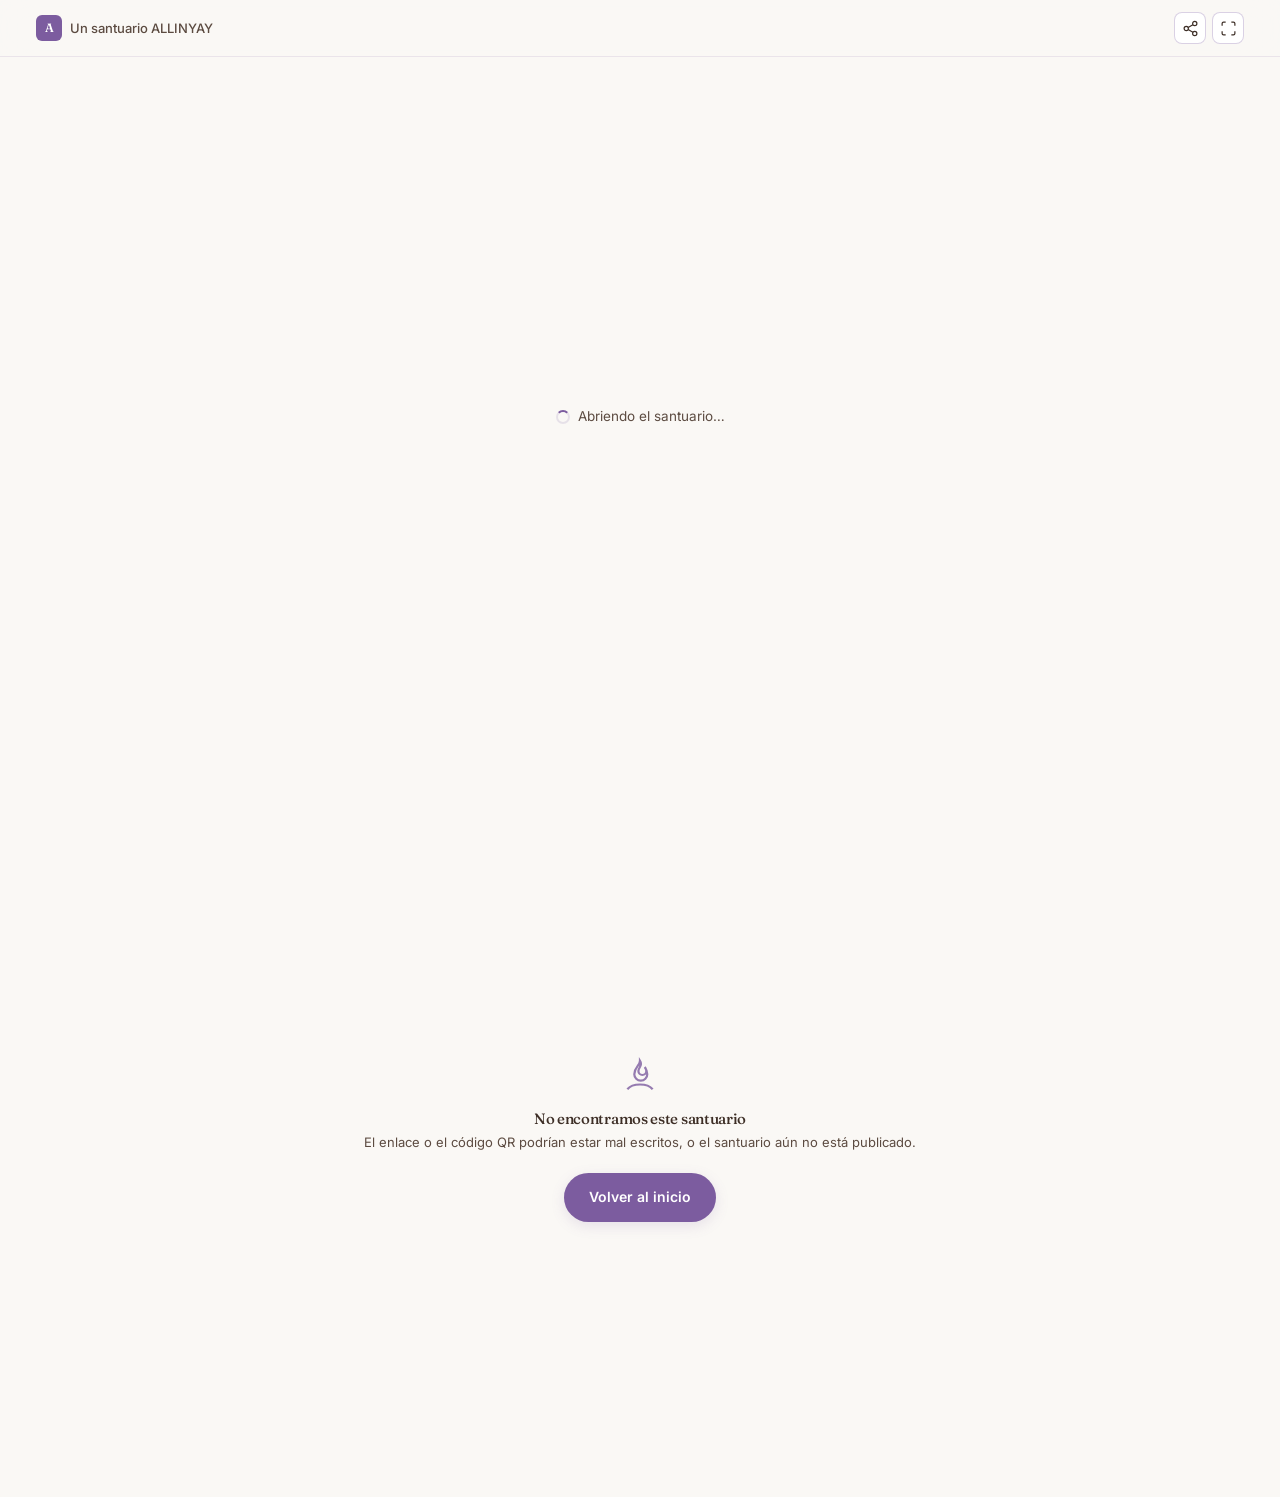
<file: santuario.html>
<!DOCTYPE html>
<html lang="es">
<head>
<meta charset="UTF-8" />
<meta name="viewport" content="width=device-width, initial-scale=1.0" />
<title id="tituloPagina">Santuario digital · ALLINYAY</title>
<meta id="metaDescripcion" name="description" content="Un santuario digital ALLINYAY: fotos, historia y mensajes guardados para siempre." />
<meta name="robots" content="index, follow" />

<!-- Open Graph (se completan dinámicamente con los datos del santuario) -->
<meta id="ogTitulo" property="og:type" content="website" />
<meta property="og:site_name" content="ALLINYAY" />
<meta id="ogTitle" property="og:title" content="Santuario digital · ALLINYAY" />
<meta id="ogDescription" property="og:description" content="Un santuario digital ALLINYAY." />
<meta id="ogImage" property="og:image" content="/assets/backgrounds/og-cover.jpg" />
<meta property="og:locale" content="es_PE" />

<meta name="twitter:card" content="summary_large_image" />
<meta id="twitterTitle" name="twitter:title" content="Santuario digital · ALLINYAY" />
<meta id="twitterDescription" name="twitter:description" content="Un santuario digital ALLINYAY." />
<meta id="twitterImage" name="twitter:image" content="/assets/backgrounds/og-cover.jpg" />

<link rel="icon" type="image/svg+xml" href="/assets/icons/favicon.svg" />
<link rel="stylesheet" href="/css/style.css" />
<link rel="stylesheet" href="/css/animations.css" />

<script type="application/ld+json" id="schemaJson">
{
  "@context": "https://schema.org",
  "@type": "WebPage",
  "name": "Santuario digital ALLINYAY"
}
</script>
</head>
<body id="cuerpoSantuario">

<!-- ===================================================================== HEADER MÍNIMO -->
<header class="san-header">
  <a class="san-header-marca" href="/index.html">
    <div class="brand-mark">A</div>
    <span>Un santuario ALLINYAY</span>
  </a>
  <div class="san-header-acciones">
    <button id="btnCompartir" type="button" aria-label="Compartir santuario">
      <svg width="17" height="17" viewBox="0 0 24 24" fill="none" stroke="currentColor" stroke-width="1.7"><circle cx="18" cy="5" r="3"/><circle cx="6" cy="12" r="3"/><circle cx="18" cy="19" r="3"/><path d="m8.6 10.5 6.8-3.9M8.6 13.5l6.8 3.9"/></svg>
    </button>
    <button id="btnPantallaCompleta" type="button" aria-label="Pantalla completa">
      <svg width="17" height="17" viewBox="0 0 24 24" fill="none" stroke="currentColor" stroke-width="1.7"><path d="M8 3H5a2 2 0 0 0-2 2v3M16 3h3a2 2 0 0 1 2 2v3M8 21H5a2 2 0 0 1-2-2v-3M16 21h3a2 2 0 0 0 2-2v-3"/></svg>
    </button>
  </div>
</header>

<!-- ===================================================================== ESTADO: CARGANDO -->
<div id="estadoCargando" class="san-pantalla-estado">
  <div class="loading-row"><span class="spin"></span> Abriendo el santuario…</div>
</div>

<!-- ===================================================================== ESTADO: NO ENCONTRADO -->
<div id="estadoNoEncontrado" class="san-pantalla-estado" hidden>
  <div class="estado-vacio">
    <svg width="46" height="46" viewBox="0 0 24 24" fill="none" stroke="currentColor" stroke-width="1.4"><path d="M12 3c2 3-1 4-1 6.5a2.5 2.5 0 0 0 5 0c0-1.5-1-2.5-1-2.5s1.6 2.2 1.6 4.5a4.1 4.1 0 0 1-8.2 0c0-4.7 3.6-5.3 3.6-8.5z"/><path d="M4 21c1.6-2 4-3 8-3s6.4 1 8 3"/></svg>
    <h4>No encontramos este santuario</h4>
    <p>El enlace o el código QR podrían estar mal escritos, o el santuario aún no está publicado.</p>
    <a class="btn" style="margin-top:20px" href="/index.html">Volver al inicio</a>
  </div>
</div>

<!-- ===================================================================== CONTENIDO DEL SANTUARIO -->
<main id="contenidoSantuario" hidden>

  <!-- -------------------------------------------------------------- PORTADA + RETRATO -->
  <div class="san-portada" id="sanPortada">
    <div class="san-portada-velo" aria-hidden="true"></div>
  </div>
  <div class="san-retrato-wrap">
    <img id="sanRetrato" class="san-retrato" hidden alt="" />
    <div id="sanRetratoVacio" class="san-retrato san-retrato-vacio" aria-hidden="true">
      <svg width="52" height="52" viewBox="0 0 24 24" fill="none" stroke="currentColor" stroke-width="1.3"><path d="M12 3c2 3-1 4-1 6.5a2.5 2.5 0 0 0 5 0c0-1.5-1-2.5-1-2.5s1.6 2.2 1.6 4.5a4.1 4.1 0 0 1-8.2 0c0-4.7 3.6-5.3 3.6-8.5z"/></svg>
    </div>
  </div>

  <!-- -------------------------------------------------------------- IDENTIDAD -->
  <section class="san-identidad revelar">
    <h1 id="sanNombre">Cargando…</h1>
    <p id="sanFechas" class="san-fechas" hidden></p>
    <p id="sanCuidado" class="san-cuidado" hidden></p>
    <div class="san-identidad-acciones">
      <button class="btn-ghost" id="btnIrMensajes" type="button">Dejar un mensaje</button>
      <button class="btn-ghost" id="btnCompartir2" type="button">Compartir</button>
    </div>
  </section>

  <svg class="hilvan" viewBox="0 0 1180 28" preserveAspectRatio="none" aria-hidden="true">
    <path d="M0 14 Q 40 0, 80 14 T 160 14 T 240 14 T 320 14 T 400 14 T 480 14 T 560 14 T 640 14 T 720 14 T 800 14 T 880 14 T 960 14 T 1040 14 T 1120 14 T 1180 14"/>
  </svg>

  <!-- -------------------------------------------------------------- HISTORIA -->
  <section class="seccion" id="sanSeccionHistoria" hidden>
    <div class="san-historia revelar">
      <span class="ojo-brasa" style="justify-content:center">Su historia</span>
      <p id="sanHistoria"></p>
    </div>
  </section>

  <!-- -------------------------------------------------------------- RECUERDO DESTACADO -->
  <section id="sanSeccionDestacado" hidden>
    <div class="contenedor">
      <div class="san-destacado tarjeta tarjeta-hilo revelar">
        <span class="ojo-brasa">Un recuerdo especial</span>
        <blockquote id="sanDestacadoTexto"></blockquote>
      </div>
    </div>
  </section>

  <svg class="hilvan" viewBox="0 0 1180 28" preserveAspectRatio="none" aria-hidden="true">
    <path d="M0 14 Q 40 0, 80 14 T 160 14 T 240 14 T 320 14 T 400 14 T 480 14 T 560 14 T 640 14 T 720 14 T 800 14 T 880 14 T 960 14 T 1040 14 T 1120 14 T 1180 14"/>
  </svg>

  <!-- -------------------------------------------------------------- GALERÍA -->
  <section class="seccion seccion-alt" id="sanSeccionGaleria">
    <div class="contenedor">
      <div class="cabecera-seccion centrada revelar">
        <span class="ojo-brasa">Galería</span>
        <h2 class="titulo-seccion">Fotos, videos y audios</h2>
      </div>
      <div id="sanGaleria" class="galeria-masonry revelar"></div>
    </div>
  </section>

  <svg class="hilvan" viewBox="0 0 1180 28" preserveAspectRatio="none" aria-hidden="true">
    <path d="M0 14 Q 40 0, 80 14 T 160 14 T 240 14 T 320 14 T 400 14 T 480 14 T 560 14 T 640 14 T 720 14 T 800 14 T 880 14 T 960 14 T 1040 14 T 1120 14 T 1180 14"/>
  </svg>

  <!-- -------------------------------------------------------------- TIMELINE (frases y eventos) -->
  <section class="seccion" id="sanSeccionTimeline" hidden>
    <div class="contenedor">
      <div class="cabecera-seccion centrada revelar">
        <span class="ojo-brasa">Momentos</span>
        <h2 class="titulo-seccion">Frases y fechas para recordar</h2>
      </div>
      <div id="sanTimeline" class="san-timeline revelar"></div>
    </div>
  </section>

  <svg class="hilvan" viewBox="0 0 1180 28" preserveAspectRatio="none" aria-hidden="true">
    <path d="M0 14 Q 40 0, 80 14 T 160 14 T 240 14 T 320 14 T 400 14 T 480 14 T 560 14 T 640 14 T 720 14 T 800 14 T 880 14 T 960 14 T 1040 14 T 1120 14 T 1180 14"/>
  </svg>

  <!-- -------------------------------------------------------------- MAPA -->
  <section class="seccion seccion-alt" id="sanSeccionMapa" hidden>
    <div class="contenedor">
      <div class="cabecera-seccion centrada revelar">
        <span class="ojo-brasa">Lugar</span>
        <h2 class="titulo-seccion">Un lugar que también forma parte de la historia</h2>
      </div>
      <div class="san-mapa revelar">
        <iframe id="sanMapaIframe" title="Ubicación" loading="lazy" referrerpolicy="no-referrer-when-downgrade"></iframe>
      </div>
    </div>
  </section>

  <svg class="hilvan" viewBox="0 0 1180 28" preserveAspectRatio="none" aria-hidden="true">
    <path d="M0 14 Q 40 0, 80 14 T 160 14 T 240 14 T 320 14 T 400 14 T 480 14 T 560 14 T 640 14 T 720 14 T 800 14 T 880 14 T 960 14 T 1040 14 T 1120 14 T 1180 14"/>
  </svg>

  <!-- -------------------------------------------------------------- MENSAJES DE VISITANTES -->
  <section class="seccion" id="sanSeccionMensajes">
    <div class="contenedor">
      <div class="cabecera-seccion centrada revelar">
        <span class="ojo-brasa">Mensajes</span>
        <h2 class="titulo-seccion">Palabras de quienes lo recuerdan</h2>
        <p class="subtitulo-seccion">Cada mensaje se revisa antes de publicarse, para que este espacio siga siendo un homenaje.</p>
      </div>

      <div id="sanMensajesLista" class="san-mensajes-lista revelar">
        <div class="loading-row"><span class="spin"></span> Cargando mensajes…</div>
      </div>

      <form id="sanFormMensaje" class="san-form-mensaje tarjeta tarjeta-hilo revelar" hidden>
        <div class="campo">
          <label for="mNombre">Tu nombre</label>
          <input id="mNombre" name="nombre" type="text" placeholder="¿Quién deja este mensaje?" required maxlength="80" />
        </div>
        <div class="campo">
          <label for="mMensaje">Tu mensaje</label>
          <textarea id="mMensaje" name="mensaje" rows="4" placeholder="Escribe un recuerdo, una palabra, lo que quieras dejar aquí…" maxlength="600"></textarea>
        </div>
        <div class="san-form-adjunto">
          <button type="button" class="btn-ghost" id="btnAdjuntarFoto">+ Adjuntar una foto</button>
          <img id="adjuntoPreview" class="san-form-adjunto-preview" alt="" />
          <input type="file" id="inputAdjunto" accept="image/*" hidden />
        </div>
        <button type="submit" class="btn btn-block" id="btnEnviarMensaje">Dejar mensaje</button>
      </form>

      <p id="sanComentariosCerrados" class="san-comentarios-cerrados" hidden>
        Este santuario no está recibiendo mensajes de visitantes por ahora.
      </p>
    </div>
  </section>

</main>

<footer id="footer"></footer>

<!-- ===================================================================== LIGHTBOX -->
<div id="sanLightbox" class="san-lightbox">
  <button class="san-lightbox-cerrar" id="btnCerrarLightbox" aria-label="Cerrar">
    <svg width="18" height="18" viewBox="0 0 24 24" fill="none" stroke="currentColor" stroke-width="2"><path d="M6 6l12 12M18 6 6 18"/></svg>
  </button>
  <button class="san-lightbox-prev" id="btnLightboxPrev" aria-label="Anterior">
    <svg width="18" height="18" viewBox="0 0 24 24" fill="none" stroke="currentColor" stroke-width="2"><path d="m15 18-6-6 6-6"/></svg>
  </button>
  <div class="san-lightbox-contenido" id="sanLightboxContenido"></div>
  <button class="san-lightbox-next" id="btnLightboxNext" aria-label="Siguiente">
    <svg width="18" height="18" viewBox="0 0 24 24" fill="none" stroke="currentColor" stroke-width="2"><path d="m9 18 6-6-6-6"/></svg>
  </button>
</div>

<script type="module" src="/js/gallery.js"></script>
</body>
</html>
</file>
<file: css/style.css>
/* =============================================================================
   ALLINYAY · css/style.css
   SISTEMA DE DISEÑO PREMIUM (REDISEÑO TOTAL VISUAL)
   Inspiración: Apple, Stripe, Airbnb. Transmite Paz, Calidez, Amor y Memoria.
   ============================================================================= */

@import url('https://fonts.googleapis.com/css2?family=Fraunces:ital,opsz,wght@0,9..144,300;0,9..144,450;0,9..144,600;1,9..144,450;1,9..144,600&family=Inter:wght@400;500;600;700&display=swap');

:root {
  /* -- Paleta de Colores: Lienzo de Algodón y Lila Espiritual -- */
  --bg: #FAF8F5;              /* Crema natural, cálido y elegante */
  --bg-alt: #F3ECE3;          /* Arena suave para secciones alternas */
  --bg-elevada: #FFFFFF;      /* Blanco puro para tarjetas elevadas */
  --surface: #FFFFFF;
  --surface-hover: #F8F4EE;
  --borde: rgba(124, 92, 159, 0.12); /* Sutil lila para los límites */
  --borde-fuerte: rgba(124, 92, 159, 0.28);

  /* Colores de Marca ALLINYAY */
  --oro: #7C5C9F;             /* Lila espiritual/memoria que reemplaza el dorado pesado */
  --oro-claro: #8E75AC;       /* Tono lila complementario suave */
  --cera: #6E5143;            /* Café orgánico para contrastes selectos */
  --crema: #3D2E26;           /* Textos: Marrón chocolate oscuro (suave, evita el negro clínico) */
  --crema-dim: #5C4B41;       /* Textos secundarios con excelente contraste y calidez */
  --crema-tenue: #8A766B;     /* Subtextos delicados */

  --exito: #55B174;
  --error: #D66B6B;
  --info-bg: #EAE3F2;

  /* -- Tipografía -- */
  --f-display: 'Fraunces', ui-serif, Georgia, serif;
  --f-cuerpo: 'Inter', ui-sans-serif, system-ui, sans-serif;

  /* -- Layout -- */
  --ancho-maximo: 1200px;
  --espacio-seccion: clamp(60px, 8vw, 110px); /* Reducción de espacios desperdiciados */
  --radio: 20px;              /* Bordes más redondeados y amigables */
  --radio-sm: 12px;
  --sombra-vela: 0 10px 30px rgba(61, 46, 38, 0.04), 0 1px 3px rgba(61, 46, 38, 0.02);
}

/* =============================================================================
   RESET Y BASE
   ============================================================================= */
*, *::before, *::after { box-sizing: border-box; }
html { scroll-behavior: smooth; }

body {
  margin: 0;
  background: var(--bg);
  color: var(--crema);
  font-family: var(--f-cuerpo);
  font-size: 16px;
  line-height: 1.6;
  -webkit-font-smoothing: antialiased;
}

img, svg, video { max-width: 100%; display: block; }
a { color: inherit; text-decoration: none; }
ul { list-style: none; margin: 0; padding: 0; }
button { font-family: inherit; }

h1, h2, h3, h4 {
  font-family: var(--f-display);
  font-weight: 600;
  line-height: 1.2;
  margin: 0;
  color: var(--cera);
  letter-spacing: -0.02em;
}
em { font-style: italic; color: var(--oro); }

p { margin: 0; color: var(--crema-dim); }

:focus-visible {
  outline: 2px solid var(--oro);
  outline-offset: 3px;
  border-radius: 4px;
}

.contenedor {
  max-width: var(--ancho-maximo);
  margin-inline: auto;
  padding-inline: clamp(20px, 6vw, 40px);
}

.seccion { padding-block: var(--espacio-seccion); }
.seccion-alt { background-color: var(--bg-alt); }

/* Píldoras de categoría superiores (Kickers) */
.ojo-brasa {
  display: inline-flex;
  align-items: center;
  gap: 8px;
  font-family: var(--f-cuerpo);
  font-size: 11px;
  font-weight: 700;
  letter-spacing: 0.12em;
  text-transform: uppercase;
  color: var(--oro);
  margin-bottom: 12px;
}
.ojo-brasa::before {
  content: '';
  width: 6px; height: 6px;
  border-radius: 50%;
  background: var(--oro);
  box-shadow: 0 0 8px 1px rgba(124, 92, 159, 0.4);
}

.titulo-seccion {
  font-size: clamp(28px, 3.8vw, 42px);
  max-width: 720px;
  color: var(--cera);
}
.subtitulo-seccion {
  margin-top: 14px;
  max-width: 580px;
  color: var(--crema-dim);
  font-size: 16px;
}
.cabecera-seccion { margin-bottom: 44px; }
.cabecera-seccion.centrada { margin-inline: auto; text-align: center; }
.cabecera-seccion.centrada .titulo-seccion,
.cabecera-seccion.centrada .subtitulo-seccion { margin-inline: auto; }

/* =============================================================================
   BOTONES PREMIUM
   ============================================================================= */
.btn, .btn-ghost, .btn-peligro {
  display: inline-flex;
  align-items: center;
  justify-content: center;
  gap: 8px;
  padding: 12px 24px;
  border-radius: 999px;
  font-size: 14px;
  font-weight: 600;
  border: 1px solid transparent;
  cursor: pointer;
  transition: all 0.25s cubic-bezier(0.16, 1, 0.3, 1);
  white-space: nowrap;
}
.btn {
  background: var(--oro);
  color: #FFFFFF;
  box-shadow: 0 4px 14px rgba(124, 92, 159, 0.15);
}
.btn:hover {
  transform: translateY(-1.5px);
  background: var(--oro-claro);
  box-shadow: 0 6px 20px rgba(124, 92, 159, 0.25);
}
.btn:active { transform: translateY(0); }
.btn:disabled { opacity: 0.55; cursor: not-allowed; transform: none; }

.btn-ghost {
  background: transparent;
  color: var(--oro);
  border-color: var(--borde-fuerte);
}
.btn-ghost:hover {
  background: rgba(124, 92, 159, 0.05);
  border-color: var(--oro);
}

.btn-peligro {
  background: rgba(214, 107, 107, 0.08);
  color: var(--error);
  border-color: rgba(214, 107, 107, 0.25);
}
.btn-peligro:hover { background: rgba(214, 107, 107, 0.15); }

.btn-block { width: 100%; }

/* =============================================================================
   TARJETAS MINIMALISTAS (Efecto Elevado / Apple)
   ============================================================================= */
.tarjeta {
  position: relative;
  background: var(--bg-elevada);
  border: 1px solid var(--borde);
  border-radius: var(--radio);
  box-shadow: var(--sombra-vela);
  transition: transform 0.3s cubic-bezier(0.16, 1, 0.3, 1), box-shadow 0.3s cubic-bezier(0.16, 1, 0.3, 1);
}
.tarjeta:hover {
  transform: translateY(-2px);
  box-shadow: 0 15px 35px rgba(61, 46, 38, 0.06);
}

/* Sutiles puntadas de hilo representativas arriba de las tarjetas */
.tarjeta-hilo::before {
  content: '';
  position: absolute;
  top: 0; left: 24px; right: 24px;
  height: 1px;
  background-image: repeating-linear-gradient(90deg, var(--oro) 0 4px, transparent 4px 10px);
  opacity: 0.25;
}

/* =============================================================================
   NAVBAR MODERNA Y LIMPIA
   ============================================================================= */
.ay-navbar {
  position: sticky;
  top: 0;
  z-index: 100;
  display: flex;
  align-items: center;
  justify-content: space-between;
  padding: 16px clamp(20px, 6vw, 40px);
  background: rgba(250, 248, 245, 0.85);
  backdrop-filter: blur(16px);
  -webkit-backdrop-filter: blur(16px);
  border-bottom: 1px solid var(--borde);
}

.brand { display: flex; align-items: center; gap: 10px; }
.brand-mark {
  width: 32px; height: 32px;
  border-radius: 8px;
  display: grid;
  place-items: center;
  font-family: var(--f-display);
  font-weight: 600;
  font-size: 15px;
  color: #FFFFFF;
  background: var(--oro);
  flex-shrink: 0;
}
.brand-name { font-family: var(--f-display); font-size: 16.5px; letter-spacing: -0.01em; color: var(--cera); }
.brand-name b { font-weight: 600; color: var(--oro); }

.ay-navbar-links {
  display: flex;
  align-items: center;
  gap: clamp(14px, 2.4vw, 26px);
  font-size: 14px;
  font-weight: 500;
  color: var(--crema-dim);
}
.ay-navbar-links a:not(.btn) { transition: color 0.2s ease; }
.ay-navbar-links a:not(.btn):hover { color: var(--oro); }

.ay-navbar-toggle {
  display: none;
  flex-direction: column;
  gap: 5px;
  background: none;
  border: none;
  cursor: pointer;
  padding: 6px;
}
.ay-navbar-toggle span { width: 22px; height: 2px; background: var(--crema); border-radius: 2px; transition: transform 0.25s ease, opacity 0.25s ease; }

.ay-navbar-derecha { display: flex; align-items: center; gap: 14px; }
.ay-navbar-usuario { font-size: 13.5px; color: var(--crema-dim); }

.candle { width: 20px; height: 30px; }
.candle .flame { animation: parpadeoVela 3.2s ease-in-out infinite; transform-origin: 10px 6px; fill: var(--oro-claro); }

@media (max-width: 760px) {
  .ay-navbar-toggle { display: flex; }
  .ay-navbar-links {
    position: absolute;
    top: 100%; left: 0; right: 0;
    flex-direction: column;
    align-items: stretch;
    background: var(--bg-elevada);
    border-bottom: 1px solid var(--borde);
    padding: 10px 24px 22px;
    gap: 4px;
    max-height: 0;
    overflow: hidden;
    transition: max-height 0.3s ease;
  }
  .ay-navbar-links a { padding: 12px 4px; border-bottom: 1px solid rgba(124, 92, 159, 0.05); color: var(--crema); }
  .ay-navbar-links-abierto { max-height: 420px; }
  .ay-navbar-links .btn { margin-top: 8px; text-align: center; }
}

/* =============================================================================
   HERO PREMIUM (SIN ESPACIOS DESPERDICIADOS)
   ============================================================================= */
.hero {
  position: relative;
  overflow: clip;
  padding-block: clamp(40px, 8vw, 80px);
}
.hero-resplandor {
  position: absolute;
  inset: -10% -10% auto -10%;
  height: 600px;
  background: radial-gradient(closest-side, rgba(124, 92, 159, 0.06), transparent 70%);
  pointer-events: none;
}
.hero-grid {
  position: relative;
  display: grid;
  grid-template-columns: 1.15fr 0.85fr;
  gap: clamp(30px, 5vw, 50px);
  align-items: center;
}
.hero-kicker { display: flex; align-items: center; gap: 8px; margin-bottom: 16px; }
.hero h1 {
  font-size: clamp(34px, 4.8vw, 56px);
  color: var(--cera);
  letter-spacing: -0.03em;
}
.hero-copy {
  margin-top: 18px;
  max-width: 480px;
  color: var(--crema-dim);
  font-size: 16px;
  line-height: 1.65;
}
.hero-acciones { display: flex; flex-wrap: wrap; gap: 12px; margin-top: 28px; }
.hero-metrica { display: flex; gap: 28px; margin-top: 40px; }
.hero-metrica div strong { display: block; font-family: var(--f-display); font-size: 24px; color: var(--oro); }
.hero-metrica div span { font-size: 13px; color: var(--crema-tenue); }

/* Lado derecho del Hero: Escena moderna limpia del Amigurumi */
.hero-escena { position: relative; display: grid; place-items: center; }
.hero-vela-grande { 
  width: min(240px, 60vw); 
  filter: drop-shadow(0 20px 40px rgba(124, 92, 159, 0.12)); 
}
.hero-vela-grande rect { fill: var(--bg-alt); }
.hero-vela-grande .flame-grande { animation: parpadeoVela 3.6s ease-in-out infinite; transform-origin: 100px 60px; fill: var(--oro-claro); }
.hero-anillo {
  position: absolute;
  inset: 5%;
  border: 1.5px dashed var(--borde-fuerte);
  border-radius: 50%;
  animation: giroLento 80s linear infinite;
  opacity: 0.6;
}

@media (max-width: 880px) {
  .hero-grid { grid-template-columns: 1fr; text-align: left; }
  .hero-metrica { gap: 20px; flex-wrap: wrap; }
}

/* =============================================================================
   HILVÁN DE COSTURA (Suave y Sutil)
   ============================================================================= */
.hilvan {
  width: 100%;
  height: 20px;
  display: block;
  margin-inline: auto;
  opacity: 0.35;
}
.hilvan path {
  fill: none;
  stroke: var(--oro-claro);
  stroke-width: 1.4;
  stroke-linecap: round;
  stroke-dasharray: 8 10;
}

/* =============================================================================
   HISTORIA
   ============================================================================= */
.historia-grid {
  display: grid;
  grid-template-columns: 0.85fr 1.15fr;
  gap: clamp(30px, 5vw, 60px);
  align-items: center;
}
.historia-marco {
  aspect-ratio: 4/5;
  border-radius: var(--radio);
  border: 1px solid var(--borde);
  background: var(--bg-alt);
  display: grid;
  place-items: center;
  position: relative;
  overflow: hidden;
  box-shadow: var(--sombra-vela);
}
.historia-marco svg { width: 50%; }
.historia-marco path { fill: var(--oro); }
.historia-marco::after {
  content: '';
  position: absolute; inset: 0;
  background-image: repeating-linear-gradient(90deg, transparent 0 20px, rgba(124, 92, 159, 0.02) 20px 21px);
}
.historia-texto p + p { margin-top: 14px; color: var(--crema-dim); }
.historia-texto p:first-of-type { color: var(--crema); font-size: 17px; font-weight: 500; }
@media (max-width: 820px) { .historia-grid { grid-template-columns: 1fr; } .historia-marco { max-width: 280px; margin-inline: auto; } }

/* =============================================================================
   PROCESO (Cómo Funciona: De Amigurumi a Santuario QR)
   ============================================================================= */
.proceso-lista { display: grid; grid-template-columns: repeat(4, 1fr); gap: 20px; }
.proceso-paso {
  padding: 24px;
  background: var(--bg-elevada);
}
.proceso-num {
  font-family: var(--f-display);
  font-style: italic;
  font-weight: 600;
  font-size: 15px;
  color: var(--oro);
}
.proceso-paso h3 { font-size: 18px; margin-top: 10px; font-weight: 500; color: var(--cera); }
.proceso-paso p { margin-top: 8px; color: var(--crema-dim); font-size: 13.5px; line-height: 1.5; }
.proceso-paso:not(:last-child)::after {
  content: '';
  position: absolute;
  top: 36px; right: -11px;
  width: 20px; height: 1px;
  background-image: repeating-linear-gradient(90deg, var(--oro-claro) 0 4px, transparent 4px 8px);
  display: none;
}
@media (min-width: 900px) { .proceso-paso:not(:last-child)::after { display: block; opacity: 0.5; } }
@media (max-width: 900px) { .proceso-lista { grid-template-columns: 1fr 1fr; } }
@media (max-width: 560px) { .proceso-lista { grid-template-columns: 1fr; } }

/* =============================================================================
   BENEFICIOS
   ============================================================================= */
.beneficios-lista { display: grid; grid-template-columns: repeat(3, 1fr); gap: 18px; }
.beneficio { padding: 24px; }
.beneficio-icono {
  width: 38px; height: 38px;
  border-radius: 10px;
  display: grid; place-items: center;
  background: rgba(124, 92, 159, 0.08);
  border: 1px solid var(--borde);
  color: var(--oro);
  margin-bottom: 14px;
}
.beneficio h3 { font-size: 16.5px; font-weight: 500; color: var(--cera); }
.beneficio p { margin-top: 6px; color: var(--crema-dim); font-size: 13.5px; }
@media (max-width: 900px) { .beneficios-lista { grid-template-columns: 1fr 1fr; } }
@media (max-width: 560px) { .beneficios-lista { grid-template-columns: 1fr; } }

/* =============================================================================
   GALERÍA PREMIUM MASONRY
   ============================================================================= */
.galeria-masonry {
  column-count: 3;
  column-gap: 16px;
}
.memory-card {
  break-inside: avoid;
  margin-bottom: 16px;
  border-radius: var(--radio-sm);
  overflow: hidden;
  border: 1px solid var(--borde);
  background: var(--bg-elevada);
  cursor: pointer;
  position: relative;
  box-shadow: var(--sombra-vela);
  transition: all 0.25s ease;
}
.memory-card:hover { transform: translateY(-3px); box-shadow: 0 12px 24px rgba(61, 46, 38, 0.05); }
.memory-media {
  width: 100%;
  display: flex;
  align-items: center;
  justify-content: center;
  color: var(--oro);
  background: var(--bg-alt);
}
.memory-body { padding: 12px 14px; }
.memory-body h4 { font-size: 14px; font-weight: 500; color: var(--crema); }
.memory-body span { font-size: 12px; color: var(--crema-tenue); }
.memory-card:hover .memory-media svg { transform: scale(1.05); }
.memory-media svg { transition: transform 0.4s ease; }

/* Skeletons */
.skeleton-card { pointer-events: none; }
.skeleton-block {
  background: linear-gradient(90deg, rgba(61,46,38,0.03) 25%, rgba(61,46,38,0.06) 37%, rgba(61,46,38,0.03) 63%);
  background-size: 400% 100%;
  animation: brilloSkeleton 1.6s ease infinite;
  border-radius: 6px;
}
.skeleton-media { height: 160px; border-radius: 0; }
.skeleton-linea { height: 11px; margin-top: 8px; }

@media (max-width: 900px) { .galeria-masonry { column-count: 2; } }
@media (max-width: 560px) { .galeria-masonry { column-count: 1; } }

.galeria-nota {
  margin-top: 16px;
  font-size: 12px;
  color: var(--crema-tenue);
  text-align: center;
}

/* =============================================================================
   TESTIMONIOS
   ============================================================================= */
.testimonios-pista {
  display: flex;
  gap: 16px;
  overflow-x: auto;
  scroll-snap-type: x mandatory;
  padding-bottom: 10px;
  scrollbar-width: thin;
  scrollbar-color: var(--borde-fuerte) transparent;
}
.testimonio {
  scroll-snap-align: start;
  flex: 0 0 min(360px, 82vw);
  padding: 24px;
}
.testimonio-cita { font-size: 14.5px; color: var(--crema-dim); line-height: 1.6; }
.testimonio-quien { display: flex; align-items: center; gap: 10px; margin-top: 18px; }
.testimonio-avatar {
  width: 34px; height: 34px; border-radius: 50%;
  display: grid; place-items: center;
  background: rgba(124,92,159,0.1);
  color: var(--oro);
  font-family: var(--f-display);
  font-size: 14px;
  font-weight: 600;
}
.testimonio-quien strong { display: block; font-size: 13.5px; font-weight: 600; color: var(--crema); }
.testimonio-quien span { font-size: 11.5px; color: var(--crema-tenue); }

/* =============================================================================
   FAQ
   ============================================================================= */
.faq-lista { max-width: 720px; margin-inline: auto; display: flex; flex-direction: column; gap: 10px; }
.faq-item { padding: 4px 20px; }
.faq-pregunta {
  width: 100%;
  background: none; border: none;
  display: flex; align-items: center; justify-content: space-between;
  gap: 16px;
  padding: 16px 0;
  cursor: pointer;
  color: var(--crema);
  font-size: 15px;
  font-weight: 500;
  text-align: left;
}
.faq-mas { flex-shrink: 0; width: 16px; height: 16px; position: relative; }
.faq-mas::before, .faq-mas::after {
  content: '';
  background: var(--oro);
  position: absolute; border-radius: 2px; transition: transform 0.25s ease, opacity 0.25s ease;
}
.faq-mas::before { top: 50%; left: 0; width: 100%; height: 2px; margin-top: -1px; }
.faq-mas::after { left: 50%; top: 0; height: 100%; width: 2px; margin-left: -1px; }
.faq-item[data-abierto="true"] .faq-mas::after { transform: rotate(90deg); opacity: 0; }
.faq-respuesta {
  max-height: 0;
  overflow: hidden;
  transition: max-height 0.3s ease;
  color: var(--crema-dim);
  font-size: 14px;
}
.faq-respuesta p { padding-bottom: 16px; }
.faq-item[data-abierto="true"] .faq-respuesta { max-height: 240px; }

/* =============================================================================
   CONTACTO
   ============================================================================= */
.contacto-grid { display: grid; grid-template-columns: 1fr 1fr; gap: clamp(24px, 4vw, 48px); align-items: start; }
.contacto-info h3 { font-size: 20px; font-weight: 500; color: var(--cera); }
.contacto-info p { margin-top: 10px; color: var(--crema-dim); font-size: 14.5px; max-width: 400px; }
.contacto-dato { display: flex; align-items: center; gap: 10px; margin-top: 16px; font-size: 14px; color: var(--crema); }
.contacto-dato svg { stroke: var(--oro); }
.contacto-form { padding: 24px; display: grid; gap: 14px; }
.campo { display: grid; gap: 6px; }
.campo label { font-size: 12.5px; color: var(--crema-dim); font-weight: 500; }
.campo input, .campo textarea {
  background: #FFFFFF;
  border: 1px solid var(--borde-fuerte);
  border-radius: 8px;
  padding: 10px 12px;
  color: var(--crema);
  font-family: var(--f-cuerpo);
  font-size: 14px;
  resize: vertical;
  transition: border-color 0.2s ease;
}
.campo input:focus, .campo textarea:focus { border-color: var(--oro); outline: none; }
.campo input::placeholder, .campo textarea::placeholder { color: var(--crema-tenue); }
@media (max-width: 820px) { .contacto-grid { grid-template-columns: 1fr; } }

/* =============================================================================
   FOOTER (Elegante y Sutil)
   ============================================================================= */
.foot { padding-top: 10px; padding-bottom: 30px; border-top: 1px solid var(--borde); }
.foot-grid {
  display: grid;
  grid-template-columns: 1.4fr 1fr 1fr 1fr;
  gap: 28px;
  padding: 36px 0 24px;
}
.foot-marca { display: flex; flex-direction: column; gap: 10px; max-width: 260px; }
.foot-marca p { font-size: 13px; color: var(--crema-tenue); }
.foot-col h5 { font-size: 12px; letter-spacing: 0.08em; text-transform: uppercase; color: var(--oro); font-weight: 700; margin-bottom: 10px; }
.foot-col { display: flex; flex-direction: column; gap: 8px; }
.foot-col a { font-size: 13.5px; color: var(--crema-dim); transition: color 0.2s ease; }
.foot-col a:hover { color: var(--oro); }
.foot-copy { font-size: 12px; color: var(--crema-tenue); text-align: center; padding-top: 16px; border-top: 1.5px dashed var(--borde); }
.foot-minimo p { text-align: center; font-size: 12px; color: var(--crema-tenue); padding-top: 14px; }
@media (max-width: 820px) { .foot-grid { grid-template-columns: 1fr 1fr; } }
@media (max-width: 520px) { .foot-grid { grid-template-columns: 1fr; } }

/* =============================================================================
   AUTENTICACIÓN (login.html)
   ============================================================================= */
.auth-pantalla {
  min-height: 100vh;
  display: grid;
  grid-template-columns: 1.05fr 1fr;
}

.auth-panel {
  position: relative;
  overflow: clip;
  display: flex;
  flex-direction: column;
  justify-content: space-between;
  padding: clamp(24px, 4vw, 48px);
  background:
    radial-gradient(560px 420px at 20% 15%, rgba(124, 92, 159, 0.06), transparent 65%),
    var(--bg-alt);
  border-right: 1px solid var(--borde);
}
.auth-panel-vela { margin: auto; width: min(200px, 60%); }
.auth-panel-vela rect { fill: var(--bg); }
.auth-panel-vela .flame-grande { animation: parpadeoVela 3.6s ease-in-out infinite; transform-origin: 100px 60px; fill: var(--oro); }
.auth-panel-cita {
  max-width: 380px;
  font-family: var(--f-display);
  font-size: 19px;
  font-style: italic;
  color: var(--cera);
  line-height: 1.4;
}
.auth-panel-cita span { display: block; margin-top: 10px; font-family: var(--f-cuerpo); font-style: normal; font-size: 12px; color: var(--crema-tenue); }

.auth-form-lado {
  display: flex;
  flex-direction: column;
  justify-content: center;
  padding: clamp(24px, 6vw, 64px);
  background: #FFFFFF;
}
.auth-form-wrap { width: 100%; max-width: 360px; margin-inline: auto; }
.auth-volver { display: inline-flex; align-items: center; gap: 6px; font-size: 13px; color: var(--crema-tenue); margin-bottom: 24px; }
.auth-volver:hover { color: var(--oro); }
.auth-form-wrap h1 { font-size: 24px; color: var(--cera); }
.auth-form-wrap > p { margin-top: 8px; color: var(--crema-dim); font-size: 14px; }
.auth-form { margin-top: 24px; display: grid; gap: 16px; }
.campo-clave { position: relative; }
.campo-clave button {
  position: absolute; right: 6px; top: 50%; transform: translateY(-50%);
  background: none; border: none; cursor: pointer;
  color: var(--crema-tenue); padding: 8px;
  display: grid; place-items: center;
}
.campo-clave button:hover { color: var(--oro); }
.campo-clave input { padding-right: 42px; width: 100%; }
.auth-error {
  display: none;
  align-items: center;
  gap: 8px;
  padding: 10px 12px;
  border-radius: 8px;
  background: rgba(214, 107, 107, 0.08);
  border: 1px solid rgba(214, 107, 107, 0.2);
  color: var(--error);
  font-size: 13px;
}
.auth-error.visible { display: flex; }
.auth-pie { margin-top: 22px; text-align: center; font-size: 12px; color: var(--crema-tenue); }
.auth-pie a { color: var(--oro); font-weight: 500; }

@media (max-width: 880px) {
  .auth-pantalla { grid-template-columns: 1fr; }
  .auth-panel { display: none; }
}

/* =============================================================================
   ESTADOS VACÍOS / ERROR
   ============================================================================= */
.estado-vacio {
  text-align: center;
  padding: 50px 20px;
  color: var(--crema-tenue);
}
.estado-vacio svg { width: 38px; margin-inline: auto; margin-bottom: 12px; color: var(--oro); opacity: 0.8; }
.estado-vacio h4 { font-size: 15px; color: var(--crema); font-weight: 500; }
.estado-vacio p { margin-top: 4px; font-size: 13px; }

/* =============================================================================
   MODALES PREMIUM (Alineación Limpia)
   ============================================================================= */
.ay-modal-overlay {
  position: fixed; inset: 0;
  background: rgba(61, 46, 38, 0.15);
  backdrop-filter: blur(8px);
  display: grid; place-items: center;
  z-index: 1000;
  padding: 20px;
  opacity: 0;
  transition: opacity 0.2s ease;
}
.ay-modal-overlay.ay-modal-visible { opacity: 1; }
.ay-modal-overlay.ay-modal-cerrando { opacity: 0; }
.ay-modal {
  width: min(440px, 100%);
  background: #FFFFFF;
  border: 1px solid var(--borde);
  border-radius: var(--radio);
  box-shadow: 0 20px 50px rgba(61, 46, 38, 0.08);
  transform: translateY(10px) scale(0.98);
  transition: transform 0.2s cubic-bezier(0.16, 1, 0.3, 1);
}
.ay-modal-overlay.ay-modal-visible .ay-modal { transform: translateY(0) scale(1); }
.ay-modal-header { display: flex; align-items: center; justify-content: space-between; padding: 20px 22px 0; }
.ay-modal-header h3 { font-size: 17px; font-weight: 600; color: var(--cera); }
.ay-modal-cerrar { background: none; border: none; color: var(--crema-dim); font-size: 20px; cursor: pointer; line-height: 1; padding: 4px; }
.ay-modal-body { padding: 14px 22px; color: var(--crema-dim); font-size: 14px; }
.ay-modal-footer { display: flex; justify-content: flex-end; gap: 8px; padding: 0 22px 22px; }

/* =============================================================================
   LOADING (Efectos de Carga sutiles)
   ============================================================================= */
.loading-row { display: flex; align-items: center; gap: 8px; color: var(--crema-dim); font-size: 13.5px; padding: 12px 0; }
.spin {
  width: 14px; height: 14px;
  border-radius: 50%;
  border: 2px solid rgba(124, 92, 159, 0.15);
  border-top-color: var(--oro);
  animation: girar 0.8s linear infinite;
}
.ay-progreso { height: 5px; border-radius: 999px; background: var(--bg-alt); overflow: hidden; }
.ay-progreso-barra { height: 100%; background: var(--oro); transition: width 0.25s ease; }

/* =============================================================================
   SANTUARIO PÚBLICO (santuario.html) — REDISEÑO DEL TEMPLATE M tenant
   ============================================================================= */

.san-header {
  position: sticky; top: 0; z-index: 200;
  display: flex; align-items: center; justify-content: space-between;
  padding: 12px clamp(16px, 5vw, 36px);
  background: rgba(250, 248, 245, 0.85);
  backdrop-filter: blur(16px);
  border-bottom: 1px solid var(--borde);
}
.san-header-marca { display: flex; align-items: center; gap: 8px; font-size: 13px; color: var(--crema-dim); font-weight: 500; }
.san-header-marca .brand-mark { width: 26px; height: 26px; font-size: 12px; border-radius: 6px; }
.san-header-acciones { display: flex; align-items: center; gap: 6px; }
.san-header-acciones button {
  width: 32px; height: 32px; border-radius: 8px;
  background: #FFFFFF; border: 1px solid var(--borde-fuerte);
  color: var(--crema); display: grid; place-items: center; cursor: pointer;
  transition: all 0.2s ease;
}
.san-header-acciones button:hover { border-color: var(--oro); color: var(--oro); background: var(--surface-hover); }

.san-pantalla-estado { min-height: 80vh; display: grid; place-items: center; padding: 40px 20px; text-align: center; }

/* Rediseño de la Portada del Santuario */
.san-portada {
  position: relative;
  height: clamp(200px, 35vw, 380px);
  background: linear-gradient(180deg, rgba(250,248,245,0) 30%, var(--bg) 100%), linear-gradient(160deg, var(--bg-alt), #E2D9CE);
  background-size: cover; background-position: center;
  overflow: clip;
}
.san-portada-velo { position: absolute; inset: 0; background: radial-gradient(closest-side, rgba(124, 92, 159, 0.05), transparent 70%); pointer-events: none; }
.san-retrato-wrap { display: flex; justify-content: center; margin-top: -64px; position: relative; z-index: 2; }
.san-retrato {
  width: 128px; height: 128px; border-radius: 50%;
  border: 4px solid var(--bg);
  box-shadow: 0 10px 25px rgba(61, 46, 38, 0.08);
  object-fit: cover;
  background: var(--bg-alt);
}
.san-retrato-vacio { display: grid; place-items: center; color: var(--oro); }

.san-identidad { text-align: center; padding: 18px 20px 0; }
.san-identidad h1 { font-size: clamp(26px, 4vw, 38px); color: var(--cera); }
.san-identidad .san-fechas { margin-top: 8px; color: var(--oro); font-size: 14px; font-weight: 600; letter-spacing: 0.02em; }
.san-identidad .san-cuidado { margin-top: 4px; color: var(--crema-tenue); font-size: 13px; }
.san-identidad-acciones { display: flex; justify-content: center; gap: 10px; margin-top: 18px; flex-wrap: wrap; }

.san-historia { max-width: 620px; margin-inline: auto; text-align: center; padding: 0 20px; }
.san-historia p { color: var(--crema-dim); font-size: 15.5px; white-space: pre-line; line-height: 1.7; }

/* Tarjeta de Recuerdo Destacada del Santuario */
.san-destacado { max-width: 600px; margin-inline: auto; padding: 24px; text-align: center; background: #FFFFFF; }
.san-destacado span.ojo-brasa { justify-content: center; }
.san-destacado blockquote { font-family: var(--f-display); font-style: italic; font-size: 19px; color: var(--crema); line-height: 1.5; margin: 0; }

/* Línea de Tiempo de Recuerdos (Timeline) */
.san-timeline { display: grid; gap: 20px; max-width: 680px; margin-inline: auto; }
.san-timeline-item {
  display: grid; grid-template-columns: 76px 1fr; gap: 14px;
  position: relative;
}
.san-timeline-item::before {
  content: ''; position: absolute; left: 37px; top: 24px; bottom: -22px; width: 1px;
  background-image: repeating-linear-gradient(180deg, var(--borde-fuerte) 0 4px, transparent 4px 8px);
}
.san-timeline-item:last-child::before { display: none; }
.san-timeline-fecha { text-align: right; font-size: 12px; color: var(--crema-tenue); padding-top: 4px; font-weight: 500; }
.san-timeline-cuerpo { padding-bottom: 4px; }
.san-timeline-cuerpo h4 { font-size: 15px; font-weight: 600; color: var(--crema); }
.san-timeline-cuerpo p { margin-top: 4px; color: var(--crema-dim); font-size: 13.5px; }

.san-galeria-media { width: 100%; height: 100%; object-fit: cover; display: block; }
.san-galeria-video-marca, .san-galeria-audio-marca {
  position: absolute; top: 8px; right: 8px;
  width: 24px; height: 24px; border-radius: 6px;
  background: rgba(250,248,245,0.85); color: var(--oro);
  display: grid; place-items: center;
}
.san-audio-tile { padding: 18px 14px; display: grid; place-items: center; gap: 8px; text-align: center; min-height: 120px; }
.san-audio-tile svg { color: var(--oro); }

/* Lightbox de Contenido Multimedia */
.san-lightbox {
  position: fixed; inset: 0; z-index: 1200;
  background: rgba(61, 46, 38, 0.95);
  display: grid; place-items: center;
  padding: 24px;
  opacity: 0; pointer-events: none;
  transition: opacity 0.22s ease;
}
.san-lightbox.san-lightbox-abierto { opacity: 1; pointer-events: auto; }
.san-lightbox-contenido { max-width: min(840px, 92vw); max-height: 84vh; display: flex; flex-direction: column; align-items: center; gap: 12px; }
.san-lightbox-contenido img, .san-lightbox-contenido video { max-width: 100%; max-height: 70vh; border-radius: var(--radio-sm); box-shadow: 0 15px 40px rgba(0,0,0,0.2); }
.san-lightbox-audio { width: min(440px, 90vw); }
.san-lightbox-pie { color: #EAE3DB; font-size: 13.5px; text-align: center; }
.san-lightbox-cerrar, .san-lightbox-prev, .san-lightbox-next {
  position: absolute; background: rgba(255,255,255,0.1); border: 1px solid rgba(255,255,255,0.25);
  color: #FFFFFF; border-radius: 999px; cursor: pointer; display: grid; place-items: center;
  transition: all 0.2s ease;
}
.san-lightbox-cerrar { top: 20px; right: 20px; width: 36px; height: 36px; }
.san-lightbox-prev, .san-lightbox-next { top: 50%; transform: translateY(-50%); width: 40px; height: 40px; }
.san-lightbox-prev { left: 16px; }
.san-lightbox-next { right: 16px; }
.san-lightbox-cerrar:hover, .san-lightbox-prev:hover, .san-lightbox-next:hover { background: var(--oro); border-color: var(--oro); }

/* Reproductor de Audio */
.san-audio-player { display: flex; align-items: center; gap: 12px; padding: 12px 14px; }
.san-audio-boton {
  width: 38px; height: 38px; border-radius: 50%; flex-shrink: 0;
  background: var(--oro); color: #FFFFFF;
  border: none; cursor: pointer; display: grid; place-items: center;
}
.san-audio-onda { flex: 1; display: flex; align-items: center; gap: 2px; height: 28px; }
.san-audio-onda span { flex: 1; background: var(--borde-fuerte); border-radius: 2px; min-height: 2px; transition: background 0.2s ease; }
.san-audio-onda span.san-onda-activa { background: var(--oro); }
.san-audio-tiempo { font-size: 11px; color: var(--crema-tenue); flex-shrink: 0; font-variant-numeric: tabular-nums; }
.san-audio-velocidad { background: var(--bg-alt); border: 1px solid var(--borde); color: var(--crema-dim); border-radius: 6px; font-size: 11px; padding: 4px 6px; cursor: pointer; }

.san-mapa { border-radius: var(--radio); overflow: hidden; height: 280px; border: 1px solid var(--borde); }
.san-mapa iframe { width: 100%; height: 100%; border: 0; filter: contrast(0.95); }

/* Mensajes de Visitantes en Santuario */
.san-mensajes-lista { display: grid; gap: 12px; max-width: 620px; margin-inline: auto; }
.san-mensaje { padding: 16px 20px; background: #FFFFFF; }
.san-mensaje-cabecera { display: flex; align-items: center; gap: 8px; margin-bottom: 6px; }
.san-mensaje-avatar { width: 28px; height: 28px; border-radius: 50%; background: rgba(124, 92, 159, 0.1); color: var(--oro); display: grid; place-items: center; font-family: var(--f-display); font-size: 12px; font-weight: 600; flex-shrink: 0; }
.san-mensaje-cabecera strong { font-size: 13.5px; color: var(--crema); }
.san-mensaje-cabecera span { font-size: 11.5px; color: var(--crema-tenue); margin-left: auto; }
.san-mensaje p { color: var(--crema-dim); font-size: 13.5px; }
.san-mensaje img { margin-top: 8px; border-radius: 8px; max-height: 180px; object-fit: cover; }

.san-form-mensaje { max-width: 620px; margin: 0 auto 30px; padding: 22px; display: grid; gap: 12px; background: #FFFFFF; }
.san-form-adjunto { display: flex; align-items: center; gap: 8px; }
.san-form-adjunto-preview { width: 38px; height: 38px; border-radius: 6px; object-fit: cover; display: none; }
.san-comentarios-cerrados { text-align: center; color: var(--crema-tenue); font-size: 13px; padding: 24px 20px; }

.san-compartir-menu { display: grid; gap: 8px; }
.san-compartir-menu a, .san-compartir-menu button {
  display: flex; align-items: center; gap: 8px; padding: 10px 12px;
  background: #FFFFFF; border: 1px solid var(--borde); border-radius: 8px;
  color: var(--crema); font-size: 13.5px; cursor: pointer; width: 100%; text-align: left;
}
.san-compartir-menu a:hover, .san-compartir-menu button:hover { border-color: var(--oro); background: var(--surface-hover); }

.san-cuerpo-fullscreen .san-header,
.san-cuerpo-fullscreen .foot { display: none; }
.san-cuerpo-fullscreen .san-portada { height: 100vh; }
.san-cuerpo-fullscreen .san-retrato-wrap { margin-top: -64px; }

@media (max-width: 640px) {
  .san-timeline-item { grid-template-columns: 48px 1fr; gap: 10px; }
  .san-timeline-item::before { left: 23px; }
  .san-timeline-fecha { font-size: 10.5px; }
}

/* =============================================================================
   ANIMACIONES DE ALTA CALIDAD (animations.css define la velocidad de entrada)
   ============================================================================= */
@keyframes parpadeoVela {
  0%, 100% { transform: scale(1) rotate(0deg); opacity: 0.95; }
  50% { transform: scale(1.05) rotate(1.5deg); opacity: 1; }
}
@keyframes giroLento {
  from { transform: rotate(0deg); }
  to { transform: rotate(360deg); }
}
@keyframes brilloSkeleton {
  0% { background-position: 200% 0; }
  100% { background-position: -200% 0; }
}
@keyframes girar {
  to { transform: rotate(360deg); }
}
</file>
<file: css/animations.css>
/* =============================================================================
   ALLINYAY · css/animations.css
   Keyframes y utilidades de animación. Todo respeta prefers-reduced-motion
   (ver el bloque global en style.css que anula duraciones).
   ============================================================================= */

/* -- Llama de vela: parpadeo sutil, nunca frenético -------------------------- */
@keyframes parpadeoVela {
  0%, 100% { transform: scale(1) rotate(0deg); opacity: 1; }
  25% { transform: scale(1.03, 0.98) rotate(-1deg); opacity: 0.96; }
  50% { transform: scale(0.98, 1.04) rotate(1deg); opacity: 1; }
  75% { transform: scale(1.02, 0.99) rotate(-0.5deg); opacity: 0.97; }
}

@keyframes giroLento {
  from { transform: rotate(0deg); }
  to { transform: rotate(360deg); }
}

@keyframes girar {
  to { transform: rotate(360deg); }
}

@keyframes brilloSkeleton {
  0% { background-position: 100% 0; }
  100% { background-position: -100% 0; }
}

/* -- Revelado al hacer scroll (IntersectionObserver en app.js añade .visible) */
.revelar {
  opacity: 0;
  transform: translateY(22px);
  transition: opacity 0.7s cubic-bezier(0.16, 1, 0.3, 1), transform 0.7s cubic-bezier(0.16, 1, 0.3, 1);
}
.revelar.visible { opacity: 1; transform: translateY(0); }

.revelar-escalonado.visible > * {
  animation: aparecerSuave 0.6s cubic-bezier(0.16, 1, 0.3, 1) both;
}
.revelar-escalonado.visible > *:nth-child(1) { animation-delay: 0.02s; }
.revelar-escalonado.visible > *:nth-child(2) { animation-delay: 0.09s; }
.revelar-escalonado.visible > *:nth-child(3) { animation-delay: 0.16s; }
.revelar-escalonado.visible > *:nth-child(4) { animation-delay: 0.23s; }
.revelar-escalonado.visible > *:nth-child(5) { animation-delay: 0.3s; }
.revelar-escalonado.visible > *:nth-child(6) { animation-delay: 0.37s; }

@keyframes aparecerSuave {
  from { opacity: 0; transform: translateY(16px); }
  to { opacity: 1; transform: translateY(0); }
}

/* -- Hilván que se "cose" al entrar en vista ---------------------------------- */
.hilvan path {
  stroke-dasharray: 9 11;
  stroke-dashoffset: 400;
  transition: stroke-dashoffset 1.4s cubic-bezier(0.16, 1, 0.3, 1);
}
.hilvan.visible path { stroke-dashoffset: 0; }

/* -- Entrada del hero (orquestada, un único momento fuerte) ------------------- */
.hero-kicker, .hero h1, .hero-copy, .hero-acciones, .hero-metrica {
  opacity: 0;
  transform: translateY(18px);
  animation: entradaHero 0.85s cubic-bezier(0.16, 1, 0.3, 1) forwards;
}
.hero-kicker { animation-delay: 0.05s; }
.hero h1 { animation-delay: 0.16s; }
.hero-copy { animation-delay: 0.28s; }
.hero-acciones { animation-delay: 0.4s; }
.hero-metrica { animation-delay: 0.5s; }
.hero-escena { opacity: 0; animation: aparecerEscena 1.1s cubic-bezier(0.16, 1, 0.3, 1) 0.3s forwards; }

@keyframes entradaHero {
  to { opacity: 1; transform: translateY(0); }
}
@keyframes aparecerEscena {
  from { opacity: 0; transform: scale(0.94); }
  to { opacity: 1; transform: scale(1); }
}

/* -- Hover elegante en tarjetas ------------------------------------------------ */
.tarjeta, .beneficio, .testimonio, .proceso-paso, .memory-card {
  transition: transform 0.35s cubic-bezier(0.16, 1, 0.3, 1), border-color 0.3s ease, box-shadow 0.35s ease;
}
.beneficio:hover, .testimonio:hover, .proceso-paso:hover {
  transform: translateY(-4px);
  border-color: var(--borde-fuerte);
}
.memory-card:hover {
  transform: translateY(-4px);
  box-shadow: 0 18px 40px rgba(0, 0, 0, 0.4);
}

/* -- Toasts y modal ya animan vía JS con estilos inline; aquí solo transiciones globales -- */
.faq-item, .btn, .btn-ghost { transition: border-color 0.25s ease, background 0.25s ease, transform 0.2s ease, box-shadow 0.2s ease; }
</file>
<file: css/dashboard.css>
/* =============================================================================
   ALLINYAY · css/dashboard.css
   Layout del panel administrador: sidebar, resumen (stats), grilla de
   santuarios y filtros. Extiende style.css — no redefine tokens ni botones.
   admin.css cubre lo específico del editor de un santuario (tabs, formulario,
   subida de archivos, moderación de comentarios, panel de QR).
   ============================================================================= */

.cuerpo-dashboard { background: var(--bg); min-height: 100vh; }

.dash-shell {
  display: grid;
  grid-template-columns: 240px 1fr;
  min-height: calc(100vh - 69px); /* resta la altura aprox. de la navbar */
}

/* =============================================================================
   SIDEBAR
   ============================================================================= */
.dash-sidebar {
  border-right: 1px solid var(--borde);
  padding: 28px 16px;
  display: flex;
  flex-direction: column;
  justify-content: space-between;
  position: sticky;
  top: 69px;
  height: calc(100vh - 69px);
}
.dash-nav { display: flex; flex-direction: column; gap: 4px; }
.dash-nav-item {
  display: flex;
  align-items: center;
  gap: 12px;
  width: 100%;
  padding: 12px 14px;
  background: none;
  border: none;
  border-radius: var(--radio-sm);
  color: var(--crema-dim);
  font-size: 14.5px;
  font-weight: 500;
  cursor: pointer;
  text-align: left;
  transition: background 0.2s ease, color 0.2s ease;
}
.dash-nav-item svg { flex-shrink: 0; opacity: 0.85; }
.dash-nav-item:hover { background: var(--surface); color: var(--crema); }
.dash-nav-activo, .dash-nav-activo:hover {
  background: rgba(211, 163, 78, 0.14);
  color: var(--oro-claro);
}
.dash-nav-salir {
  display: flex;
  align-items: center;
  gap: 10px;
  padding: 12px 14px;
  font-size: 13.5px;
  color: var(--crema-tenue);
  transition: color 0.2s ease;
}
.dash-nav-salir:hover { color: var(--oro-claro); }

@media (max-width: 900px) {
  .dash-shell { grid-template-columns: 1fr; }
  .dash-sidebar {
    position: static;
    height: auto;
    border-right: none;
    border-bottom: 1px solid var(--borde);
    flex-direction: row;
    align-items: center;
    padding: 12px clamp(16px, 4vw, 32px);
  }
  .dash-nav { flex-direction: row; }
  .dash-nav-salir { display: none; }
}

/* =============================================================================
   CONTENIDO PRINCIPAL
   ============================================================================= */
.dash-main { padding: clamp(24px, 4vw, 44px); max-width: 1160px; }

.dash-vista { display: none; }
.dash-vista-activa { display: block; animation: aparecerSuave 0.4s cubic-bezier(0.16, 1, 0.3, 1) both; }

.dash-cabecera { margin-bottom: 30px; }
.dash-cabecera h1 { font-size: clamp(24px, 3vw, 32px); }
.dash-cabecera p { margin-top: 8px; color: var(--crema-dim); font-size: 14.5px; }
.dash-cabecera-accion { display: flex; align-items: flex-end; justify-content: space-between; gap: 20px; flex-wrap: wrap; }

/* =============================================================================
   STATS (resumen)
   ============================================================================= */
.dash-stats-grid {
  display: grid;
  grid-template-columns: repeat(4, 1fr);
  gap: 16px;
  margin-bottom: 32px;
}
.dash-stat {
  background: var(--surface);
  border: 1px solid var(--borde);
  border-radius: var(--radio);
  padding: 20px 22px;
  backdrop-filter: blur(14px);
}
.dash-stat-icono {
  width: 34px; height: 34px;
  border-radius: 9px;
  display: grid; place-items: center;
  background: rgba(211, 163, 78, 0.14);
  color: var(--oro-claro);
  margin-bottom: 14px;
}
.dash-stat strong { display: block; font-family: var(--f-display); font-size: 27px; }
.dash-stat span { font-size: 13px; color: var(--crema-tenue); }
@media (max-width: 900px) { .dash-stats-grid { grid-template-columns: 1fr 1fr; } }
@media (max-width: 560px) { .dash-stats-grid { grid-template-columns: 1fr; } }

.dash-panel { padding: 24px 26px; }
.dash-panel-cabecera { display: flex; align-items: center; justify-content: space-between; flex-wrap: wrap; gap: 12px; margin-bottom: 18px; }
.dash-panel-cabecera h2 { font-size: 18px; font-weight: 500; }
.dash-panel-cabecera p { margin-top: 4px; color: var(--crema-dim); font-size: 13.5px; width: 100%; }

/* =============================================================================
   FILTROS Y GRILLA DE SANTUARIOS
   ============================================================================= */
.dash-filtros { display: flex; gap: 12px; margin-bottom: 24px; flex-wrap: wrap; }
.dash-buscador {
  flex: 1 1 260px;
  display: flex;
  align-items: center;
  gap: 10px;
  background: rgba(255,255,255,0.04);
  border: 1px solid var(--borde);
  border-radius: var(--radio-sm);
  padding: 0 14px;
}
.dash-buscador svg { color: var(--crema-tenue); flex-shrink: 0; }
.dash-buscador input {
  flex: 1;
  background: none; border: none; outline: none;
  color: var(--crema);
  padding: 12px 0;
  font-family: var(--f-cuerpo);
  font-size: 14.5px;
}
.dash-buscador input::placeholder { color: var(--crema-tenue); }

#filtroEstado {
  background: rgba(255,255,255,0.04);
  border: 1px solid var(--borde);
  border-radius: var(--radio-sm);
  padding: 12px 14px;
  color: var(--crema);
  font-family: var(--f-cuerpo);
  font-size: 14px;
}

.dash-santuarios-grid {
  display: grid;
  grid-template-columns: repeat(auto-fill, minmax(240px, 1fr));
  gap: 18px;
}

.santuario-card {
  background: var(--bg-elevada);
  border: 1px solid var(--borde);
  border-radius: var(--radio);
  overflow: hidden;
  cursor: pointer;
  position: relative;
  transition: transform 0.3s cubic-bezier(0.16, 1, 0.3, 1), border-color 0.2s ease;
}
.santuario-card:hover { transform: translateY(-4px); border-color: var(--borde-fuerte); }
.santuario-card-media {
  height: 130px;
  background: linear-gradient(160deg, var(--bg-elevada), var(--bg-alt));
  display: flex; align-items: center; justify-content: center;
  color: var(--oro-claro);
  background-size: cover;
  background-position: center;
}
.santuario-card-body { padding: 16px 18px; }
.santuario-card-body h3 { font-size: 16px; font-weight: 500; }
.santuario-card-body p { margin-top: 4px; font-size: 12.5px; color: var(--crema-tenue); }
.santuario-card-pie { display: flex; align-items: center; justify-content: space-between; margin-top: 14px; }
.santuario-card-menu {
  position: absolute; top: 10px; right: 10px;
  display: flex; gap: 6px;
  opacity: 0; transition: opacity 0.2s ease;
}
.santuario-card:hover .santuario-card-menu,
.santuario-card:focus-within .santuario-card-menu { opacity: 1; }
.santuario-card-menu button {
  width: 30px; height: 30px;
  border-radius: 8px;
  background: rgba(15, 12, 25, 0.75);
  backdrop-filter: blur(6px);
  border: 1px solid var(--borde);
  color: var(--crema);
  display: grid; place-items: center;
  cursor: pointer;
}
.santuario-card-menu button:hover { border-color: var(--borde-fuerte); color: var(--oro-claro); }

/* =============================================================================
   BADGES DE ESTADO (compartidos con el editor)
   ============================================================================= */
.badge {
  display: inline-flex;
  align-items: center;
  gap: 6px;
  font-size: 11.5px;
  font-weight: 600;
  letter-spacing: 0.04em;
  text-transform: uppercase;
  padding: 5px 11px;
  border-radius: 999px;
}
.badge::before { content: ''; width: 6px; height: 6px; border-radius: 50%; background: currentColor; }
.badge-activo { background: rgba(107, 201, 140, 0.14); color: var(--exito); }
.badge-borrador { background: rgba(211, 163, 78, 0.14); color: var(--oro-claro); }
.badge-archivado { background: rgba(255, 255, 255, 0.06); color: var(--crema-tenue); }
</file>
<file: css/admin.css>
/* =============================================================================
   ALLINYAY · css/admin.css
   Estilos del editor de un santuario individual dentro del dashboard: tabs,
   formulario de contenido, subida de portada/galería, moderación de
   comentarios y panel de QR + estadísticas. Complementa dashboard.css.
   ============================================================================= */

/* =============================================================================
   CABECERA DEL EDITOR
   ============================================================================= */
.dash-volver {
  background: none; border: none;
  color: var(--crema-tenue);
  font-size: 13.5px;
  cursor: pointer;
  padding: 6px 0;
  margin-bottom: 18px;
  transition: color 0.2s ease;
}
.dash-volver:hover { color: var(--oro-claro); }

.editor-cabecera {
  display: flex;
  align-items: flex-start;
  justify-content: space-between;
  gap: 20px;
  flex-wrap: wrap;
  margin-bottom: 22px;
}
.editor-cabecera h1 { font-size: clamp(22px, 3vw, 28px); }
.editor-slug { margin-top: 6px; font-size: 12.5px; color: var(--crema-tenue); font-family: monospace; }
.editor-acciones { display: flex; align-items: center; gap: 12px; }

/* =============================================================================
   TABS
   ============================================================================= */
.editor-tabs {
  display: flex;
  gap: 4px;
  border-bottom: 1px solid var(--borde);
  margin-bottom: 26px;
  overflow-x: auto;
}
.editor-tab {
  background: none;
  border: none;
  padding: 12px 18px;
  color: var(--crema-tenue);
  font-size: 14px;
  font-weight: 500;
  cursor: pointer;
  position: relative;
  white-space: nowrap;
  transition: color 0.2s ease;
}
.editor-tab:hover { color: var(--crema); }
.editor-tab-activo { color: var(--oro-claro); }
.editor-tab-activo::after {
  content: '';
  position: absolute; left: 8px; right: 8px; bottom: -1px;
  height: 2px;
  background: var(--oro-claro);
  border-radius: 2px 2px 0 0;
}

.editor-panel[hidden] { display: none; }

/* =============================================================================
   FORMULARIO DE CONTENIDO
   ============================================================================= */
.editor-form-grid {
  display: grid;
  grid-template-columns: 1fr 1fr;
  gap: 20px;
}
.campo-ancho { grid-column: 1 / -1; }
.editor-form .campo input,
.editor-form .campo select,
.editor-form .campo textarea {
  width: 100%;
  background: rgba(255,255,255,0.04);
  border: 1px solid var(--borde);
  border-radius: 10px;
  padding: 12px 14px;
  color: var(--crema);
  font-family: var(--f-cuerpo);
  font-size: 14.5px;
  resize: vertical;
}
.editor-form .campo input:focus,
.editor-form .campo select:focus,
.editor-form .campo textarea:focus { border-color: var(--borde-fuerte); }
.editor-form .campo label { display: block; margin-bottom: 7px; font-size: 13px; color: var(--crema-dim); }

.campo-color { display: flex; align-items: center; gap: 10px; }
.campo-color input[type="color"] {
  width: 42px; height: 42px;
  padding: 3px;
  border-radius: 10px;
  border: 1px solid var(--borde);
  background: rgba(255,255,255,0.04);
  cursor: pointer;
}
.campo-color input[type="text"] { flex: 1; text-transform: lowercase; }

.campo-switch-wrap { display: flex; align-items: center; }
.campo-switch {
  display: flex;
  align-items: center;
  gap: 12px;
  cursor: pointer;
  font-size: 14px;
  color: var(--crema-dim);
}
.campo-switch input { position: absolute; opacity: 0; width: 0; height: 0; }
.switch-visual {
  width: 40px; height: 24px;
  border-radius: 999px;
  background: rgba(255,255,255,0.08);
  border: 1px solid var(--borde);
  position: relative;
  flex-shrink: 0;
  transition: background 0.2s ease, border-color 0.2s ease;
}
.switch-visual::before {
  content: '';
  position: absolute;
  top: 2px; left: 2px;
  width: 18px; height: 18px;
  border-radius: 50%;
  background: var(--crema-tenue);
  transition: transform 0.2s ease, background 0.2s ease;
}
.campo-switch input:checked + .switch-visual { background: rgba(211, 163, 78, 0.3); border-color: var(--borde-fuerte); }
.campo-switch input:checked + .switch-visual::before { transform: translateX(16px); background: var(--oro-claro); }

.editor-form-acciones { display: flex; align-items: center; gap: 16px; margin-top: 28px; }
.editor-guardado { font-size: 13px; color: var(--exito); opacity: 0; transition: opacity 0.3s ease; }
.editor-guardado.visible { opacity: 1; }

@media (max-width: 720px) { .editor-form-grid { grid-template-columns: 1fr; } }

/* =============================================================================
   MULTIMEDIA — PORTADA / FOTO PRINCIPAL / GALERÍA
   ============================================================================= */
.multimedia-portadas {
  display: grid;
  grid-template-columns: 2fr 1fr;
  gap: 22px;
  margin-bottom: 36px;
}
.uploader-slot h3 { font-size: 15px; font-weight: 500; }
.uploader-slot p { margin-top: 4px; margin-bottom: 12px; font-size: 12.5px; color: var(--crema-tenue); }

.uploader-caja {
  position: relative;
  height: 160px;
  border-radius: var(--radio);
  border: 1.5px dashed var(--borde);
  background: rgba(255,255,255,0.03);
  display: flex; align-items: center; justify-content: center;
  cursor: pointer;
  overflow: hidden;
  transition: border-color 0.2s ease, background 0.2s ease;
}
.uploader-caja:hover, .uploader-caja.uploader-arrastrando { border-color: var(--borde-fuerte); background: rgba(211,163,78,0.05); }
.uploader-caja-redonda { border-radius: 50%; width: 160px; margin-inline: auto; }
.uploader-vacio { display: flex; flex-direction: column; align-items: center; gap: 8px; color: var(--crema-tenue); font-size: 12.5px; text-align: center; padding: 10px; }
.uploader-preview { width: 100%; height: 100%; object-fit: cover; }
.uploader-caja .ay-progreso { position: absolute; bottom: 0; left: 0; right: 0; border-radius: 0; height: 4px; }

.multimedia-galeria-cabecera { align-items: center; }
.multimedia-galeria-acciones { display: flex; gap: 10px; flex-wrap: wrap; }

.recuerdos-grid {
  display: grid;
  grid-template-columns: repeat(auto-fill, minmax(160px, 1fr));
  gap: 14px;
}
.recuerdo-item {
  position: relative;
  border-radius: 12px;
  overflow: hidden;
  border: 1px solid var(--borde);
  background: var(--bg-elevada);
  aspect-ratio: 1;
  display: flex; align-items: center; justify-content: center;
  color: var(--oro-claro);
}
.recuerdo-item img, .recuerdo-item video { width: 100%; height: 100%; object-fit: cover; }
.recuerdo-item-frase {
  padding: 14px;
  font-family: var(--f-display);
  font-style: italic;
  font-size: 13.5px;
  color: var(--crema);
  text-align: center;
  overflow: hidden;
}
.recuerdo-tipo-icono { position: absolute; top: 8px; left: 8px; background: rgba(15,12,25,0.7); border-radius: 6px; padding: 4px; display: grid; place-items: center; }
.recuerdo-borrar {
  position: absolute; top: 8px; right: 8px;
  width: 26px; height: 26px;
  border-radius: 7px;
  background: rgba(15, 12, 25, 0.75);
  border: 1px solid var(--borde);
  color: var(--crema);
  display: grid; place-items: center;
  cursor: pointer;
  opacity: 0;
  transition: opacity 0.2s ease, color 0.2s ease, border-color 0.2s ease;
}
.recuerdo-item:hover .recuerdo-borrar { opacity: 1; }
.recuerdo-borrar:hover { color: var(--error); border-color: rgba(224,139,139,0.5); }
.recuerdo-destacado-marca {
  position: absolute; bottom: 8px; left: 8px;
  font-size: 10.5px; font-weight: 600; letter-spacing: 0.05em; text-transform: uppercase;
  background: rgba(211,163,78,0.85); color: #1a1305;
  padding: 3px 8px; border-radius: 999px;
}

@media (max-width: 640px) { .multimedia-portadas { grid-template-columns: 1fr; } }

/* =============================================================================
   COMENTARIOS (moderación)
   ============================================================================= */
.comentarios-lista { display: flex; flex-direction: column; gap: 12px; }
.comentario-fila {
  display: flex;
  align-items: flex-start;
  justify-content: space-between;
  gap: 16px;
  padding: 16px 18px;
  border: 1px solid var(--borde);
  border-radius: var(--radio-sm);
  background: rgba(255,255,255,0.03);
}
.comentario-cuerpo strong { font-size: 14px; }
.comentario-cuerpo p { margin-top: 4px; font-size: 14px; color: var(--crema-dim); }
.comentario-cuerpo span { display: block; margin-top: 6px; font-size: 11.5px; color: var(--crema-tenue); }
.comentario-acciones { display: flex; gap: 8px; flex-shrink: 0; }
.comentario-acciones button {
  width: 32px; height: 32px;
  border-radius: 8px;
  border: 1px solid var(--borde);
  background: rgba(255,255,255,0.03);
  color: var(--crema-dim);
  display: grid; place-items: center;
  cursor: pointer;
  transition: border-color 0.2s ease, color 0.2s ease;
}
.comentario-acciones button:hover { border-color: var(--borde-fuerte); color: var(--oro-claro); }
.comentario-acciones .comentario-aprobar:hover { color: var(--exito); border-color: rgba(107,201,140,0.4); }
.comentario-acciones .comentario-borrar:hover { color: var(--error); border-color: rgba(224,139,139,0.4); }
.comentario-fila-pendiente { border-color: rgba(211,163,78,0.4); }

/* =============================================================================
   CAMPOS DENTRO DE MODALES (modal.js) — frase/evento, etc.
   ============================================================================= */
.modal-campo { margin-bottom: 14px; }
.modal-campo label { display: block; margin-bottom: 6px; font-size: 13px; color: var(--crema-dim); }
.modal-campo input, .modal-campo select, .modal-campo textarea {
  width: 100%;
  background: rgba(255,255,255,0.04);
  border: 1px solid var(--borde);
  border-radius: 10px;
  padding: 10px 12px;
  color: var(--crema);
  font-family: var(--f-cuerpo);
  font-size: 14px;
  resize: vertical;
}

/* =============================================================================
   PANEL QR + ESTADÍSTICAS
   ============================================================================= */
.qr-layout { display: grid; grid-template-columns: 1fr 1fr; gap: 22px; align-items: start; }
.qr-tarjeta, .qr-stats { padding: 28px; }
.qr-dibujo { display: flex; justify-content: center; padding: 12px; background: #fff; border-radius: 12px; }
.qr-dibujo canvas { border-radius: 6px; }
.qr-url { margin-top: 16px; text-align: center; font-size: 13px; color: var(--crema-dim); word-break: break-all; }
.qr-acciones { display: flex; flex-wrap: wrap; gap: 10px; margin-top: 20px; justify-content: center; }

.qr-stats h3 { font-size: 17px; font-weight: 500; }
.qr-stat-fila { display: flex; align-items: center; justify-content: space-between; padding: 12px 0; border-bottom: 1px solid rgba(255,255,255,0.06); font-size: 14px; color: var(--crema-dim); }
.qr-stat-fila strong { font-family: var(--f-display); font-size: 19px; color: var(--crema); }
.qr-stats h4 { margin-top: 20px; font-size: 12.5px; text-transform: uppercase; letter-spacing: 0.06em; color: var(--crema-tenue); font-weight: 600; }

.mini-chart { display: flex; align-items: flex-end; gap: 6px; height: 70px; margin-top: 14px; }
.mini-chart-barra { flex: 1; background: linear-gradient(180deg, var(--oro-claro), var(--oro)); border-radius: 4px 4px 0 0; min-height: 3px; position: relative; }
.mini-chart-etiqueta { display: flex; gap: 6px; margin-top: 6px; }
.mini-chart-etiqueta span { flex: 1; text-align: center; font-size: 10px; color: var(--crema-tenue); }

@media (max-width: 820px) { .qr-layout { grid-template-columns: 1fr; } }
</file>
